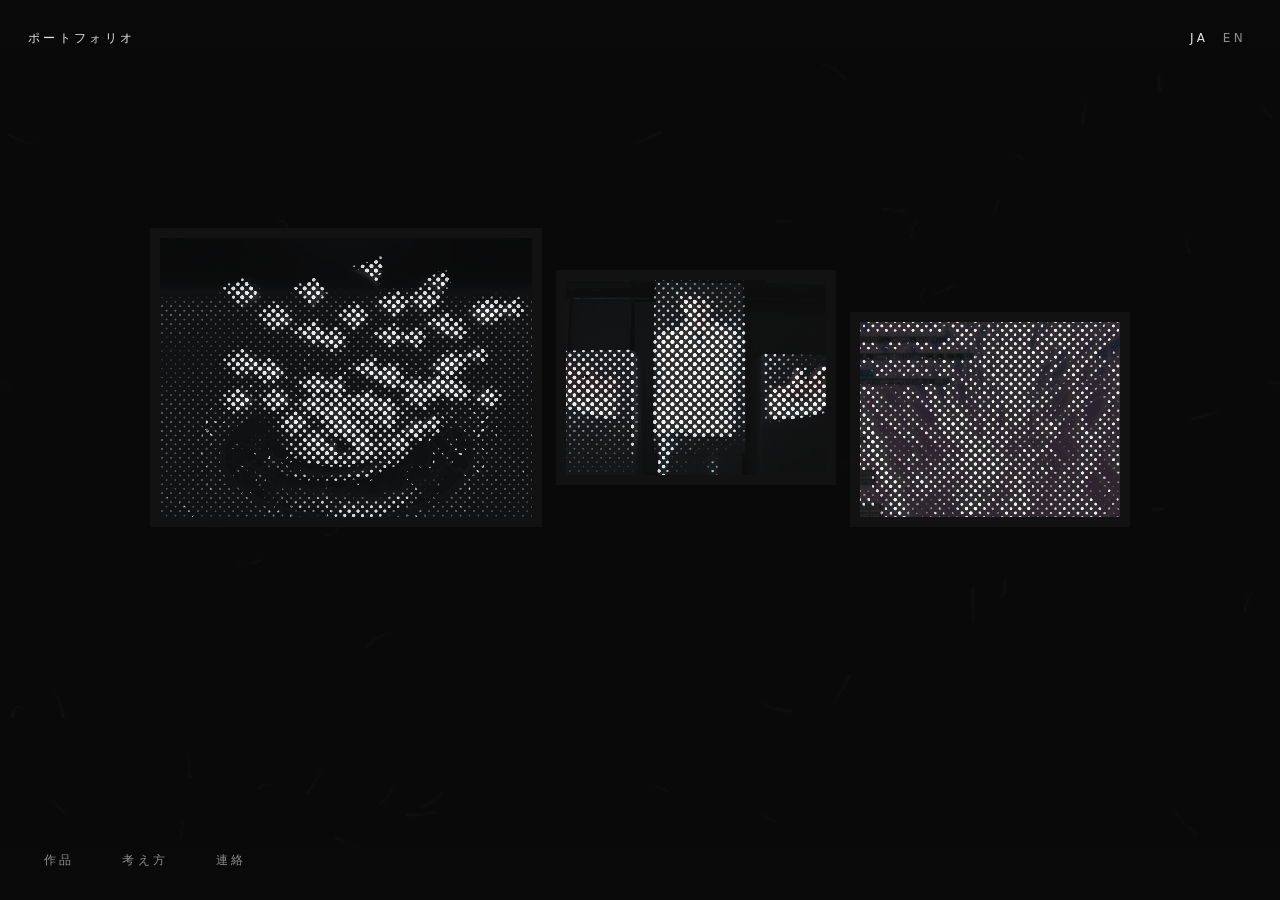
<file: index.html>
<!doctype html>
<html lang="ja" data-lang="ja">
<head>
<meta charset="utf-8">
<meta name="viewport" content="width=device-width, initial-scale=1">
<title>ポートフォリオ</title>
<meta name="title-ja" content="ポートフォリオ">
<meta name="title-en" content="Portfolio">
<meta name="robots" content="noindex">
<meta name="color-scheme" content="dark">
<link rel="icon" href="data:image/svg+xml,%3Csvg xmlns='http://www.w3.org/2000/svg' viewBox='0 0 32 32'%3E%3Crect width='32' height='32' fill='%23111'/%3E%3Ccircle cx='16' cy='16' r='4' fill='%23eee'/%3E%3C/svg%3E">
<link rel="stylesheet" href="assets/site.css">
<script>document.documentElement.classList.add("js")</script>
</head>
<body class="enter">
<canvas id="field" aria-hidden="true"></canvas>
<header class="top">
  <a class="site" href="index.html"><span class="ja">ポートフォリオ</span><span class="en">Portfolio</span></a>
  <div class="lang" role="group" aria-label="Language">
    <button type="button" data-lang="ja" aria-pressed="true">JA</button>
    <button type="button" data-lang="en" aria-pressed="false">EN</button>
  </div>
</header>
<div class="page">
<main class="entry" id="main">
  <div class="entry-inner">
    <div class="glimpses early">
      <a href="works/utakata.html"><img src="assets/img/tsukinokame-1.jpg" srcset="assets/img/tsukinokame-1-640.jpg 640w, assets/img/tsukinokame-1.jpg 1280w" sizes="(max-width: 700px) 89vw, 372px" width="1280" height="720" alt="水面の上に白い群れが立ち上がる映像の一コマ（うたかた）"></a>
      <a href="works/morphcubes.html"><img src="assets/img/morphcubes-embody.jpg" srcset="assets/img/morphcubes-embody-640.jpg 640w, assets/img/morphcubes-embody.jpg 1158w" sizes="(max-width: 700px) 48vw, 272px" width="1158" height="640" alt="背の高い白い箱に、離れた場所の人の姿が等身大で映っている（MorphCubes）"></a>
      <a href="works/tree-of-souls.html"><img src="assets/img/generative-1.jpg" srcset="assets/img/generative-1-640.jpg 640w, assets/img/generative-1.jpg 1500w" sizes="(max-width: 700px) 48vw, 272px" width="1500" height="500" alt="淡い桃色の線が束になって伸びる生成の画面と、それを描くコード"></a>
    </div>
    <div class="words late">
      <p class="line"><span class="ja">インタラクション、<br>ジェネラティブ、CG。</span><span class="en">Interactive, generative<br>and real-time graphics.</span></p>
      <p class="sub"><span class="ja">作品と、制作についてのメモをまとめています。</span><span class="en">Works, and notes on how I make them.</span></p>
    </div>
  </div>
</main>
</div>
<nav class="nav" aria-label="Site">
  <ol>
    <li><a href="works/index.html"><span class="ja">作品</span><span class="en">Works</span></a></li>
    <li><a href="thinking.html"><span class="ja">考え方</span><span class="en">Thinking</span></a></li>
    <li><a href="contact.html"><span class="ja">連絡</span><span class="en">Contact</span></a></li>
  </ol>
</nav>
<script src="assets/field.js" defer></script>
<script src="assets/site.js" defer></script>
</body>
</html>
</file>
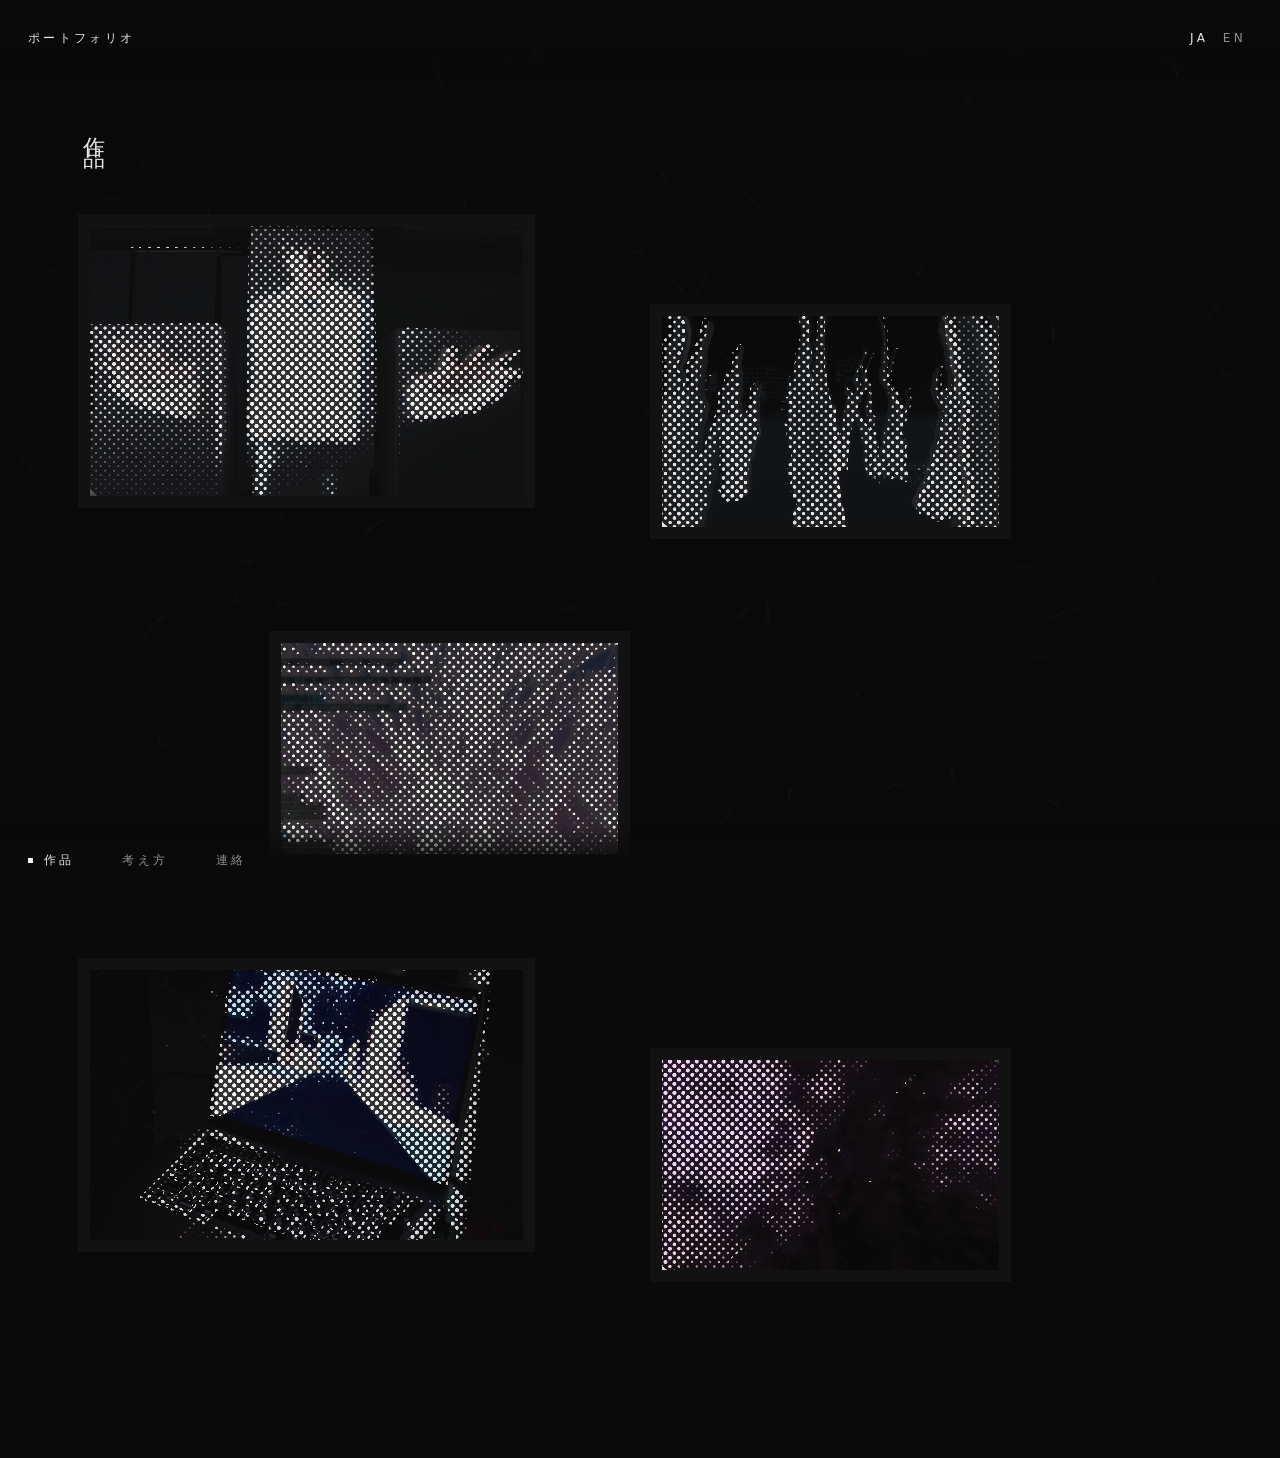
<file: works/index.html>
<!doctype html>
<html lang="ja" data-lang="ja">
<head>
<meta charset="utf-8">
<meta name="viewport" content="width=device-width, initial-scale=1">
<title>作品 — ポートフォリオ</title>
<meta name="title-ja" content="作品 — ポートフォリオ">
<meta name="title-en" content="Works — Portfolio">
<meta name="robots" content="noindex">
<meta name="color-scheme" content="dark">
<link rel="icon" href="data:image/svg+xml,%3Csvg xmlns='http://www.w3.org/2000/svg' viewBox='0 0 32 32'%3E%3Crect width='32' height='32' fill='%23111'/%3E%3Ccircle cx='16' cy='16' r='4' fill='%23eee'/%3E%3C/svg%3E">
<link rel="stylesheet" href="../assets/site.css">
<script>document.documentElement.classList.add("js")</script>
</head>
<body class="enter">
<canvas id="field" aria-hidden="true"></canvas>
<header class="top">
  <a class="site" href="../index.html"><span class="ja">ポートフォリオ</span><span class="en">Portfolio</span></a>
  <div class="lang" role="group" aria-label="Language">
    <button type="button" data-lang="ja" aria-pressed="true">JA</button>
    <button type="button" data-lang="en" aria-pressed="false">EN</button>
  </div>
</header>
<div class="page">
<main id="main">
  <div class="head">
    <h1><span class="ja">作品</span><span class="en">Works</span></h1>
    <p class="late"><span class="ja">作品名は、カーソルを合わせると表示されます。</span><span class="en">Titles appear on hover.</span></p>
  </div>
  <ul class="works" role="list" style="list-style:none;margin:0;padding:0">
    <li class="work"><a href="../works/morphcubes.html"><div class="frame"><img src="../assets/img/morphcubes-embody.jpg" srcset="../assets/img/morphcubes-embody-640.jpg 640w, ../assets/img/morphcubes-embody.jpg 1158w" sizes="(max-width: 700px) 85vw, 280px" width="1158" height="640" alt="背の高い白い箱に、離れた場所の人の姿が等身大で映っている"></div><div class="cap"><span class="t">MorphCubes</span><span class="ja">家具と投影</span><span class="en">Furniture, projection</span></div></a></li>
    <li class="work"><a href="../works/utakata.html"><div class="frame"><img src="../assets/img/tsukinokame-2.jpg" srcset="../assets/img/tsukinokame-2-640.jpg 640w, ../assets/img/tsukinokame-2.jpg 1280w" sizes="(max-width: 700px) 85vw, 280px" width="1280" height="720" alt="灰色の空間に、薄い結晶の板が何本も伸びている映像の一コマ"></div><div class="cap"><span class="t"><span class="ja">うたかた</span><span class="en">Utakata</span></span><span class="ja">Web・VJ・映像</span><span class="en">Web, VJ, moving image</span></div></a></li>
    <li class="work"><a href="../works/tree-of-souls.html"><div class="frame"><img src="../assets/img/generative-1.jpg" srcset="../assets/img/generative-1-640.jpg 640w, ../assets/img/generative-1.jpg 1500w" sizes="(max-width: 700px) 85vw, 280px" width="1500" height="500" alt="淡い桃色の線が束になって伸びる生成の画面と、それを描くコード"></div><div class="cap"><span class="t">Tree of Souls</span><span class="ja">生成（木と魂）</span><span class="en">Generative (tree and souls)</span></div></a></li>
    <li class="work"><a href="../works/generative-vj.html"><div class="frame"><img src="../assets/img/vj-1.jpg" srcset="../assets/img/vj-1-640.jpg 640w, ../assets/img/vj-1.jpg 1280w" sizes="(max-width: 700px) 85vw, 280px" width="1280" height="720" alt="暗い会場のノートパソコンの画面に、星空の下で白く光るビル群が映っている"></div><div class="cap"><span class="t">Generative VJ</span><span class="ja">VJ</span><span class="en">VJ</span></div></a></li>
    <li class="work"><a href="../works/nebula.html"><div class="frame"><img src="../assets/img/nebula.jpg" srcset="../assets/img/nebula-640.jpg 640w, ../assets/img/nebula.jpg 1280w" sizes="(max-width: 700px) 85vw, 280px" width="1280" height="720" alt="紫の雲のような星雲の中を、細かな光の筋が流れている"></div><div class="cap"><span class="t">Nebula</span><span class="ja">シェーダー</span><span class="en">Shader</span></div></a></li>
  </ul>
</main>
</div>
<nav class="nav" aria-label="Site">
  <ol>
    <li><a href="../works/index.html" aria-current="page"><span class="ja">作品</span><span class="en">Works</span></a></li>
    <li><a href="../thinking.html"><span class="ja">考え方</span><span class="en">Thinking</span></a></li>
    <li><a href="../contact.html"><span class="ja">連絡</span><span class="en">Contact</span></a></li>
  </ol>
</nav>
<script src="../assets/field.js" defer></script>
<script src="../assets/site.js" defer></script>
</body>
</html>
</file>
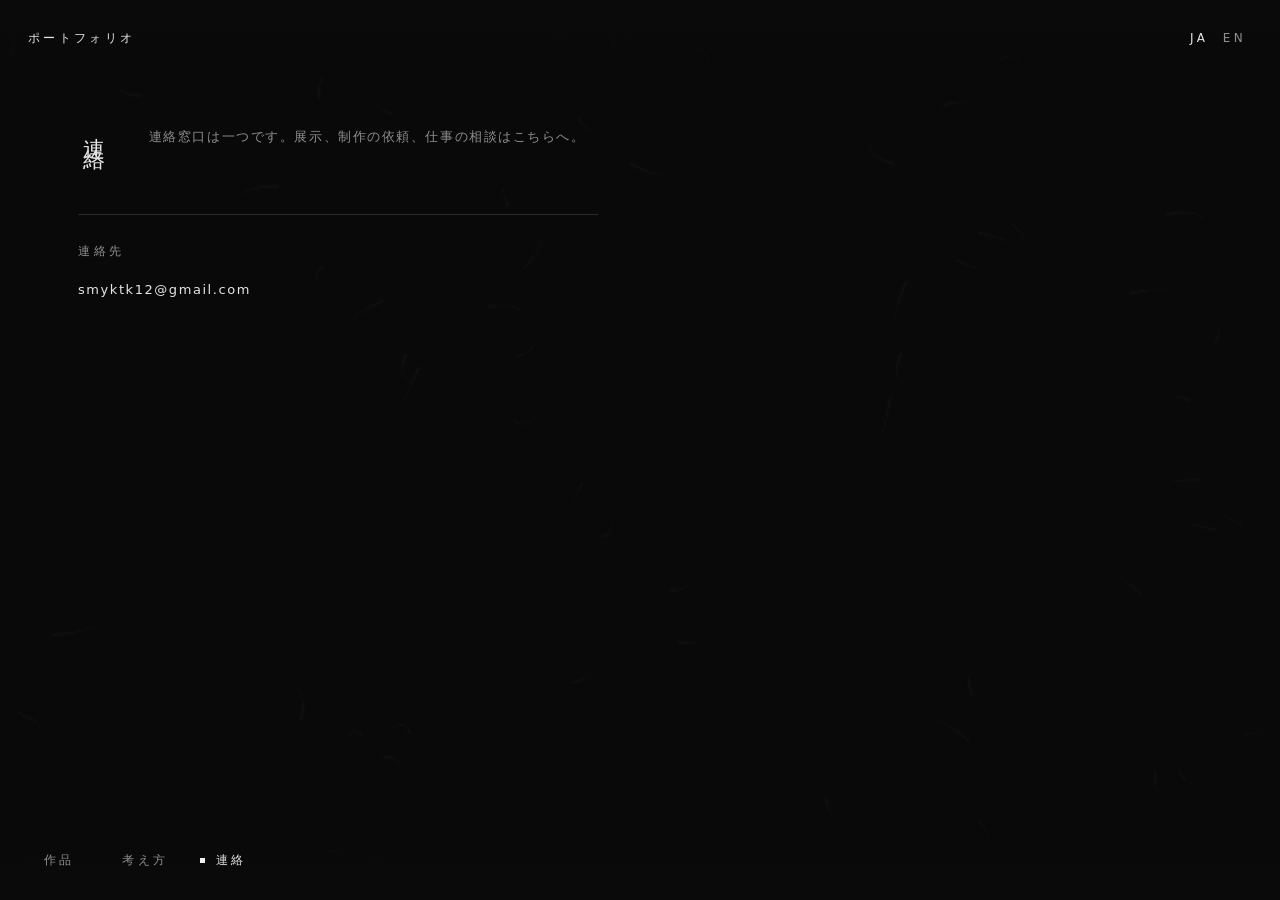
<file: contact.html>
<!doctype html>
<html lang="ja" data-lang="ja">
<head>
<meta charset="utf-8">
<meta name="viewport" content="width=device-width, initial-scale=1">
<title>連絡 — ポートフォリオ</title>
<meta name="title-ja" content="連絡 — ポートフォリオ">
<meta name="title-en" content="Contact — Portfolio">
<meta name="robots" content="noindex">
<meta name="color-scheme" content="dark">
<link rel="icon" href="data:image/svg+xml,%3Csvg xmlns='http://www.w3.org/2000/svg' viewBox='0 0 32 32'%3E%3Crect width='32' height='32' fill='%23111'/%3E%3Ccircle cx='16' cy='16' r='4' fill='%23eee'/%3E%3C/svg%3E">
<link rel="stylesheet" href="assets/site.css">
<script>document.documentElement.classList.add("js")</script>
</head>
<body class="enter">
<canvas id="field" aria-hidden="true"></canvas>
<header class="top">
  <a class="site" href="index.html"><span class="ja">ポートフォリオ</span><span class="en">Portfolio</span></a>
  <div class="lang" role="group" aria-label="Language">
    <button type="button" data-lang="ja" aria-pressed="true">JA</button>
    <button type="button" data-lang="en" aria-pressed="false">EN</button>
  </div>
</header>
<div class="page">
<main id="main">
  <div class="head">
    <h1><span class="ja">連絡</span><span class="en">Contact</span></h1>
    <p><span class="ja">連絡窓口は一つです。展示、制作の依頼、仕事の相談はこちらへ。</span><span class="en">There is a single contact point for exhibitions, commissions and work inquiries.</span></p>
  </div>
  <div class="contact">
    <section>
      <h2><span class="ja">連絡先</span><span class="en">Address</span></h2>
      <p><a href="mailto:smyktk12@gmail.com">smyktk12@gmail.com</a></p>
    </section>
  </div>
</main>
</div>
<nav class="nav" aria-label="Site">
  <ol>
    <li><a href="works/index.html"><span class="ja">作品</span><span class="en">Works</span></a></li>
    <li><a href="thinking.html"><span class="ja">考え方</span><span class="en">Thinking</span></a></li>
    <li><a href="contact.html" aria-current="page"><span class="ja">連絡</span><span class="en">Contact</span></a></li>
  </ol>
</nav>
<script src="assets/field.js" defer></script>
<script src="assets/site.js" defer></script>
</body>
</html>
</file>
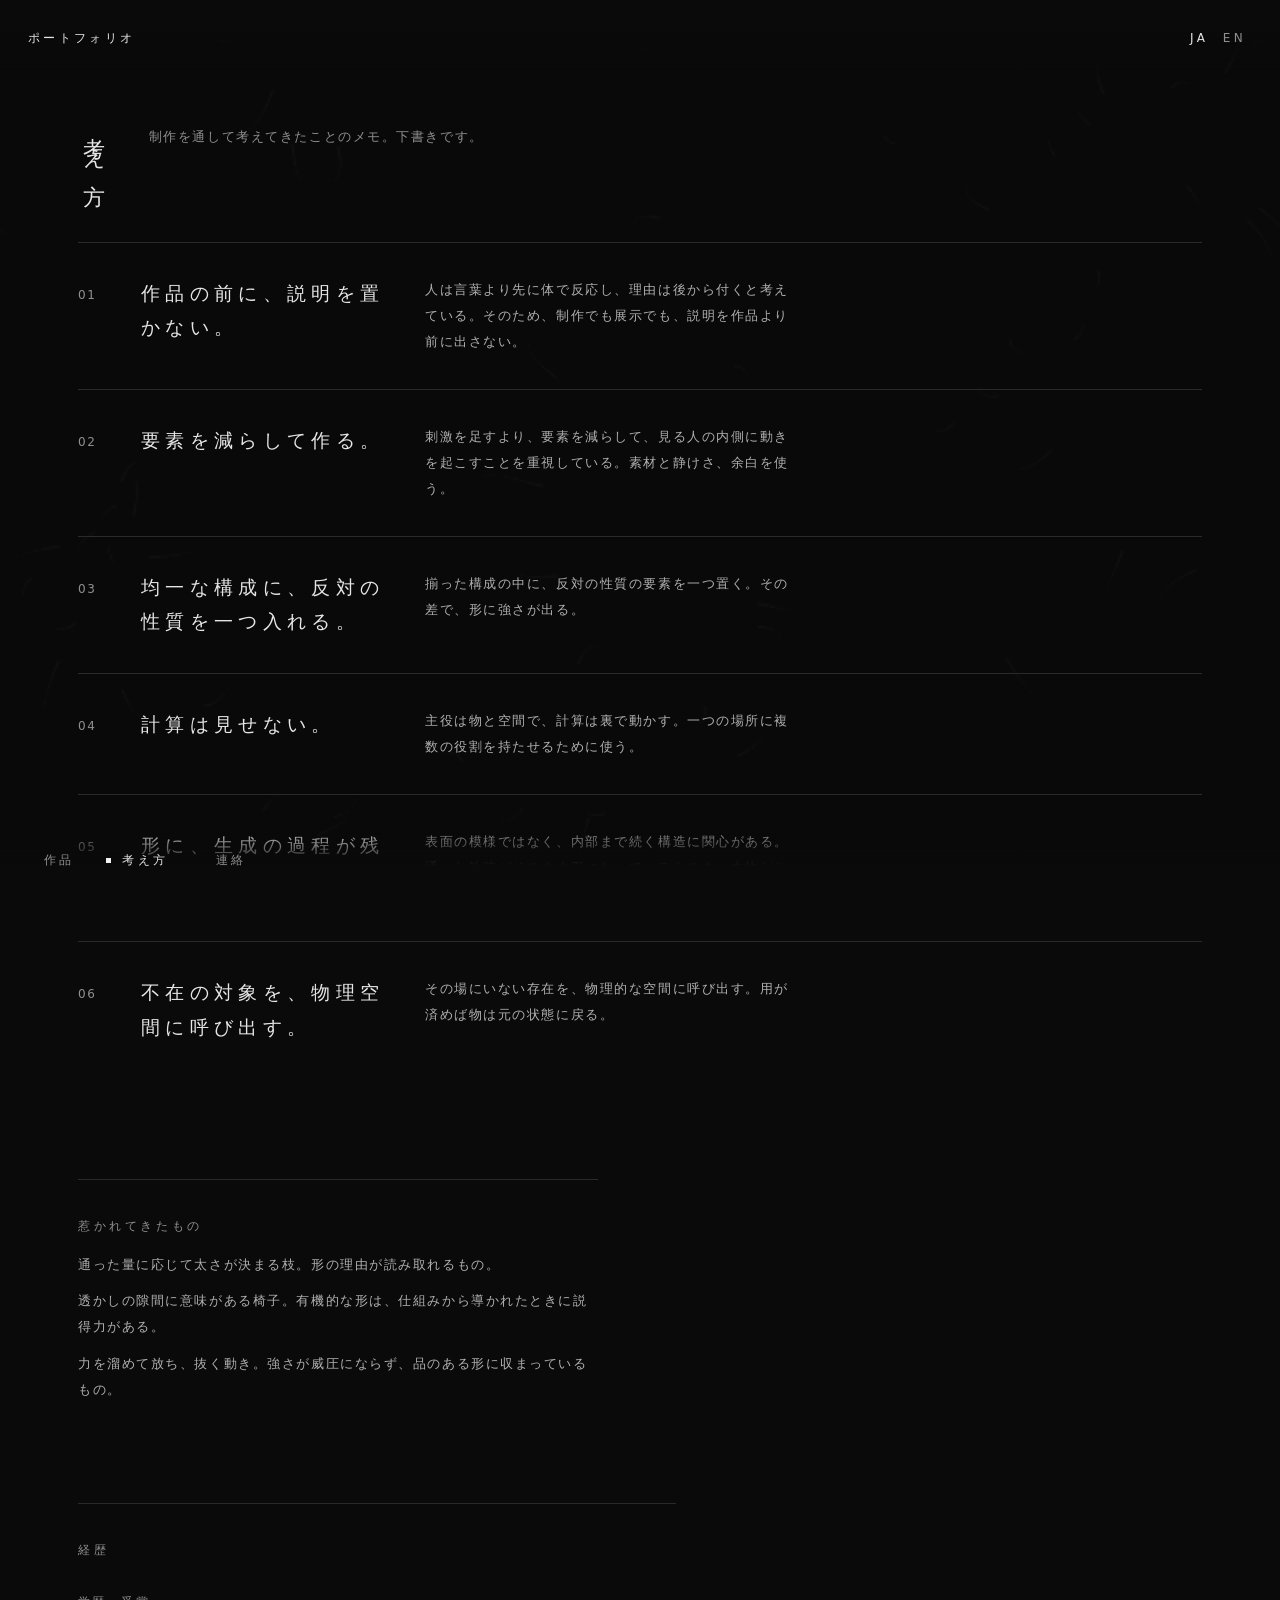
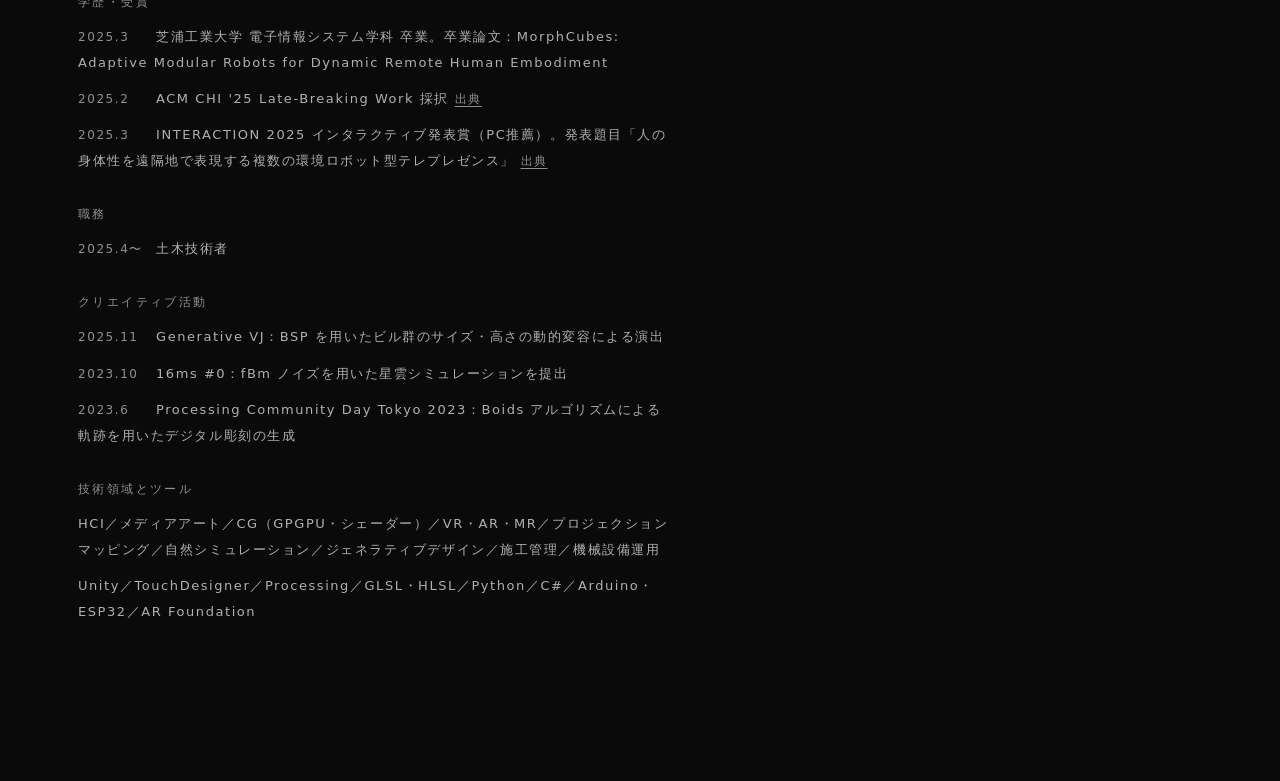
<file: thinking.html>
<!doctype html>
<html lang="ja" data-lang="ja">
<head>
<meta charset="utf-8">
<meta name="viewport" content="width=device-width, initial-scale=1">
<title>考え方 — ポートフォリオ</title>
<meta name="title-ja" content="考え方 — ポートフォリオ">
<meta name="title-en" content="Thinking — Portfolio">
<meta name="robots" content="noindex">
<meta name="color-scheme" content="dark">
<link rel="icon" href="data:image/svg+xml,%3Csvg xmlns='http://www.w3.org/2000/svg' viewBox='0 0 32 32'%3E%3Crect width='32' height='32' fill='%23111'/%3E%3Ccircle cx='16' cy='16' r='4' fill='%23eee'/%3E%3C/svg%3E">
<link rel="stylesheet" href="assets/site.css">
<script>document.documentElement.classList.add("js")</script>
</head>
<body class="enter">
<canvas id="field" aria-hidden="true"></canvas>
<header class="top">
  <a class="site" href="index.html"><span class="ja">ポートフォリオ</span><span class="en">Portfolio</span></a>
  <div class="lang" role="group" aria-label="Language">
    <button type="button" data-lang="ja" aria-pressed="true">JA</button>
    <button type="button" data-lang="en" aria-pressed="false">EN</button>
  </div>
</header>
<div class="page">
<main id="main">
  <div class="head">
    <h1><span class="ja">考え方</span><span class="en">Thinking</span></h1>
    <p><span class="ja">制作を通して考えてきたことのメモ。下書きです。</span><span class="en">Notes on what I have been thinking while making. A draft.</span></p>
  </div>
  <ol class="notes">
    <li><p class="line"><span class="ja">作品の前に、説明を置かない。</span><span class="en">No explanation in front of the work.</span></p><p class="sub"><span class="ja">人は言葉より先に体で反応し、理由は後から付くと考えている。そのため、制作でも展示でも、説明を作品より前に出さない。</span><span class="en">I think people react bodily first and find reasons afterwards. So, in making and in showing, explanation does not come before the work.</span></p></li>
    <li><p class="line"><span class="ja">要素を減らして作る。</span><span class="en">Make by reducing.</span></p><p class="sub"><span class="ja">刺激を足すより、要素を減らして、見る人の内側に動きを起こすことを重視している。素材と静けさ、余白を使う。</span><span class="en">I put more weight on reducing elements to stir something inside the viewer than on adding stimulus. I work with material, quiet and empty space.</span></p></li>
    <li><p class="line"><span class="ja">均一な構成に、反対の性質を一つ入れる。</span><span class="en">Add one opposing element to an even composition.</span></p><p class="sub"><span class="ja">揃った構成の中に、反対の性質の要素を一つ置く。その差で、形に強さが出る。</span><span class="en">I place a single element of the opposite character in an even arrangement. The contrast gives the form its strength.</span></p></li>
    <li><p class="line"><span class="ja">計算は見せない。</span><span class="en">Keep the computation out of sight.</span></p><p class="sub"><span class="ja">主役は物と空間で、計算は裏で動かす。一つの場所に複数の役割を持たせるために使う。</span><span class="en">Objects and space lead; the computation runs behind them. I use it to let one place take on several roles.</span></p></li>
    <li><p class="line"><span class="ja">形に、生成の過程が残っている。</span><span class="en">Form that keeps its process of generation.</span></p><p class="sub"><span class="ja">表面の模様ではなく、内部まで続く構造に関心がある。通った軌跡がそのまま形になっているものを、本物だと感じる。</span><span class="en">I care about structure that runs through the inside, not a pattern on the surface. I find something real in forms where the traces of passage have become the shape.</span></p></li>
    <li><p class="line"><span class="ja">不在の対象を、物理空間に呼び出す。</span><span class="en">Call an absent presence into physical space.</span></p><p class="sub"><span class="ja">その場にいない存在を、物理的な空間に呼び出す。用が済めば物は元の状態に戻る。</span><span class="en">I call a presence that is not there into a physical space. Once it is done, the object returns to its original state.</span></p></li>
  </ol>
  <section class="refs">
    <h2><span class="ja">惹かれてきたもの</span><span class="en">What I keep returning to</span></h2>
    <ul>
      <li><span class="ja">通った量に応じて太さが決まる枝。形の理由が読み取れるもの。</span><span class="en">Branches whose thickness follows the amount that has passed through. Form whose reason can be read. <i class="draft">(draft)</i></span></li>
      <li><span class="ja">透かしの隙間に意味がある椅子。有機的な形は、仕組みから導かれたときに説得力がある。</span><span class="en">A chair whose openwork gaps carry meaning. Organic form is most convincing when it follows from a mechanism. <i class="draft">(draft)</i></span></li>
      <li><span class="ja">力を溜めて放ち、抜く動き。強さが威圧にならず、品のある形に収まっているもの。</span><span class="en">A movement of gathering, releasing and letting go; strength that settles into a graceful form rather than intimidating. <i class="draft">(draft)</i></span></li>
    </ul>
  </section>
  <section class="blank">
    <h2><span class="ja">経歴</span><span class="en">Biography</span></h2>
    <h3><span class="ja">学歴・受賞</span><span class="en">Education and awards</span></h3>
    <ul class="bio">
      <li><span class="d">2025.3</span><span class="ja">芝浦工業大学 電子情報システム学科 卒業。卒業論文：MorphCubes: Adaptive Modular Robots for Dynamic Remote Human Embodiment</span><span class="en">Graduated from Shibaura Institute of Technology, Department of Electronic Information Systems. Thesis: MorphCubes: Adaptive Modular Robots for Dynamic Remote Human Embodiment. <i class="draft">(draft)</i></span></li>
      <li><span class="d">2025.2</span><span class="ja">ACM CHI '25 Late-Breaking Work 採択</span><span class="en">Accepted to ACM CHI '25 Late-Breaking Work. <i class="draft">(draft)</i></span> <span class="src"><a href="https://dl.acm.org/doi/10.1145/3706599.3720114" rel="noopener">出典</a></span></li>
      <li><span class="d">2025.3</span><span class="ja">INTERACTION 2025 インタラクティブ発表賞（PC推薦）。発表題目「人の身体性を遠隔地で表現する複数の環境ロボット型テレプレゼンス」</span><span class="en">INTERACTION 2025, Interactive Presentation Award (PC recommendation). <i class="draft">(draft)</i></span> <span class="src"><a href="https://www.shibaura-it.ac.jp/headline/award/20250314_7070_002_1.html" rel="noopener">出典</a></span></li>
    </ul>
    <h3><span class="ja">職務</span><span class="en">Work</span></h3>
    <ul class="bio">
      <li><span class="d">2025.4〜</span><span class="ja">土木技術者</span><span class="en">Civil engineer. <i class="draft">(draft)</i></span></li>
    </ul>
    <h3><span class="ja">クリエイティブ活動</span><span class="en">Creative work</span></h3>
    <ul class="bio">
      <li><span class="d">2025.11</span><span class="ja">Generative VJ：BSP を用いたビル群のサイズ・高さの動的変容による演出</span><span class="en">Generative VJ: a performance using BSP, with the size and height of building clusters changing dynamically. <i class="draft">(draft)</i></span></li>
      <li><span class="d">2023.10</span><span class="ja">16ms #0：fBm ノイズを用いた星雲シミュレーションを提出</span><span class="en">16ms #0: submitted a nebula simulation using fBm noise. <i class="draft">(draft)</i></span></li>
      <li><span class="d">2023.6</span><span class="ja">Processing Community Day Tokyo 2023：Boids アルゴリズムによる軌跡を用いたデジタル彫刻の生成</span><span class="en">Processing Community Day Tokyo 2023: digital sculpture generated from trails of the Boids algorithm. <i class="draft">(draft)</i></span></li>
    </ul>
    <h3><span class="ja">技術領域とツール</span><span class="en">Fields and tools</span></h3>
    <ul class="bio">
      <li><span class="ja">HCI／メディアアート／CG（GPGPU・シェーダー）／VR・AR・MR／プロジェクションマッピング／自然シミュレーション／ジェネラティブデザイン／施工管理／機械設備運用</span><span class="en">HCI / media art / CG (GPGPU, shaders) / VR, AR, MR / projection mapping / natural simulation / generative design / construction management / mechanical equipment operation <i class="draft">(draft)</i></span></li>
      <li><span class="ja">Unity／TouchDesigner／Processing／GLSL・HLSL／Python／C#／Arduino・ESP32／AR Foundation</span><span class="en">Unity / TouchDesigner / Processing / GLSL, HLSL / Python / C# / Arduino, ESP32 / AR Foundation</span></li>
    </ul>
  </section>
</main>
</div>
<nav class="nav" aria-label="Site">
  <ol>
    <li><a href="works/index.html"><span class="ja">作品</span><span class="en">Works</span></a></li>
    <li><a href="thinking.html" aria-current="page"><span class="ja">考え方</span><span class="en">Thinking</span></a></li>
    <li><a href="contact.html"><span class="ja">連絡</span><span class="en">Contact</span></a></li>
  </ol>
</nav>
<script src="assets/field.js" defer></script>
<script src="assets/site.js" defer></script>
</body>
</html>
</file>
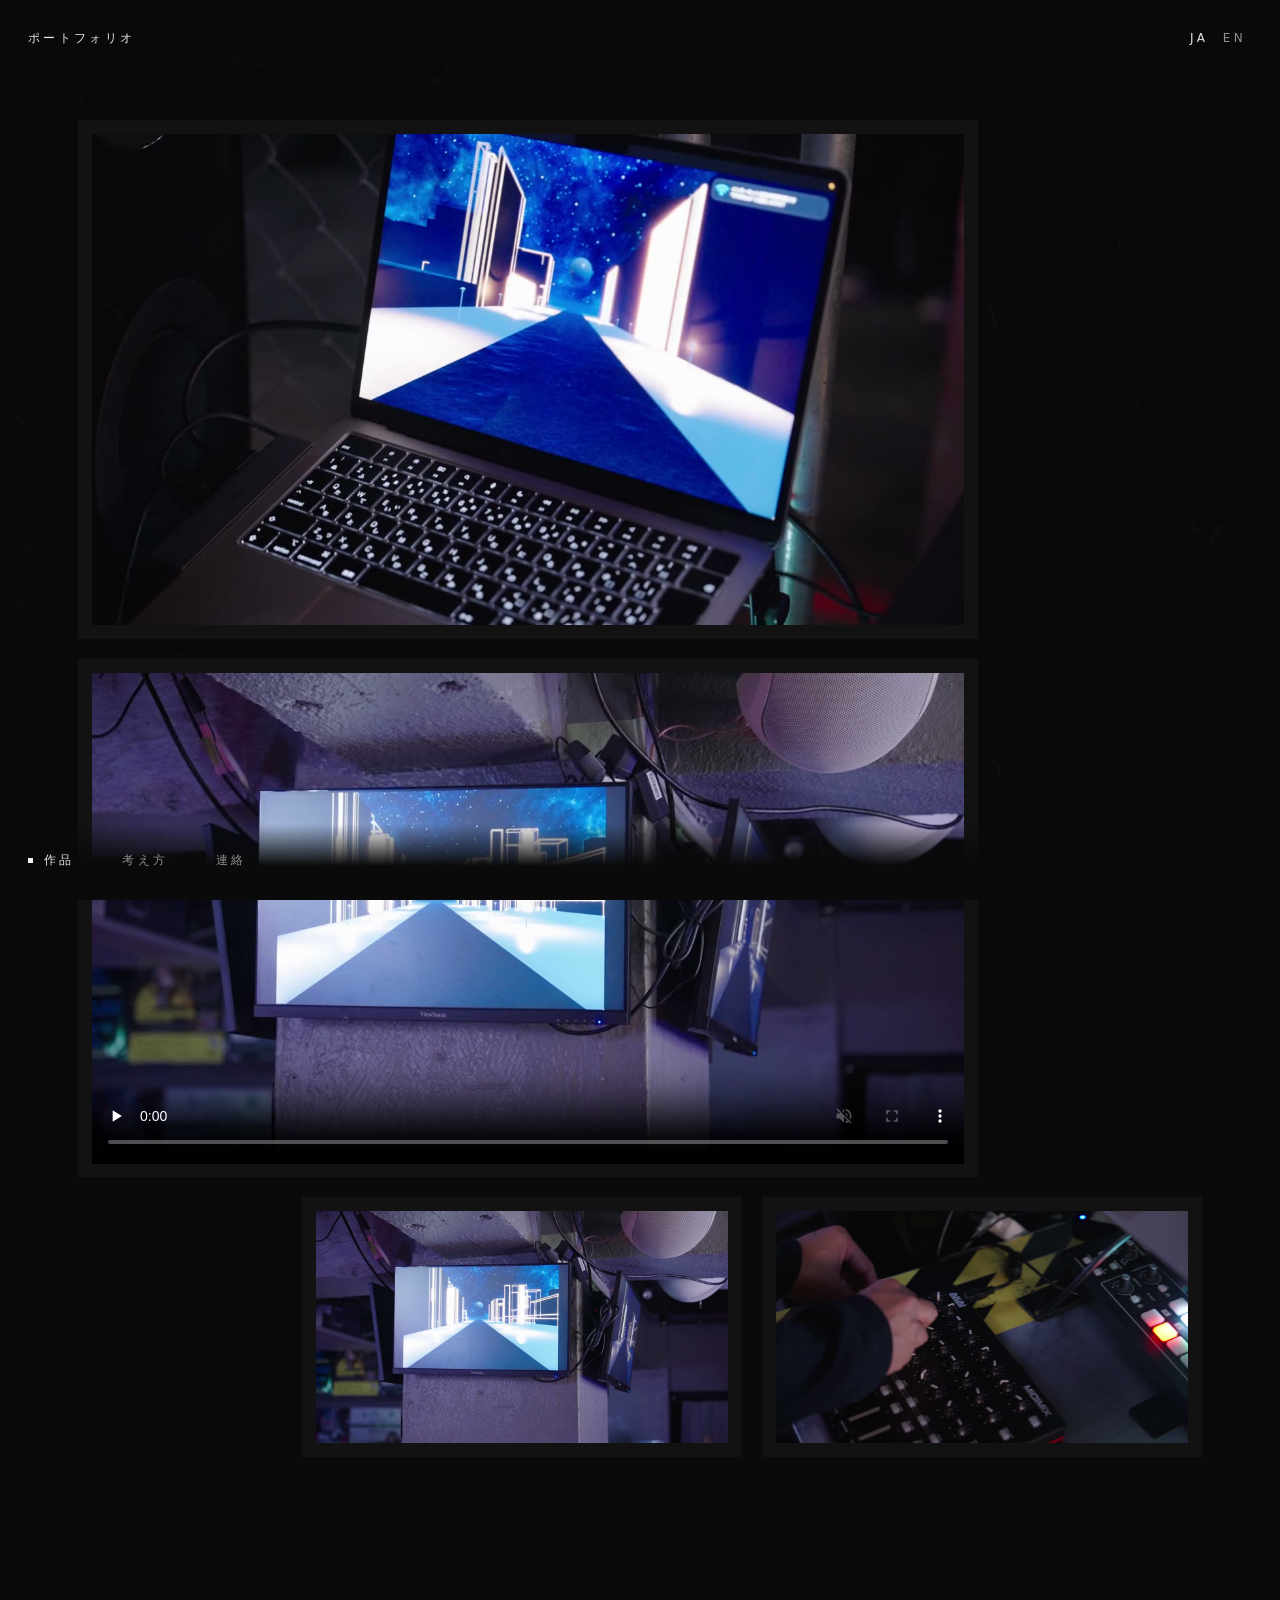
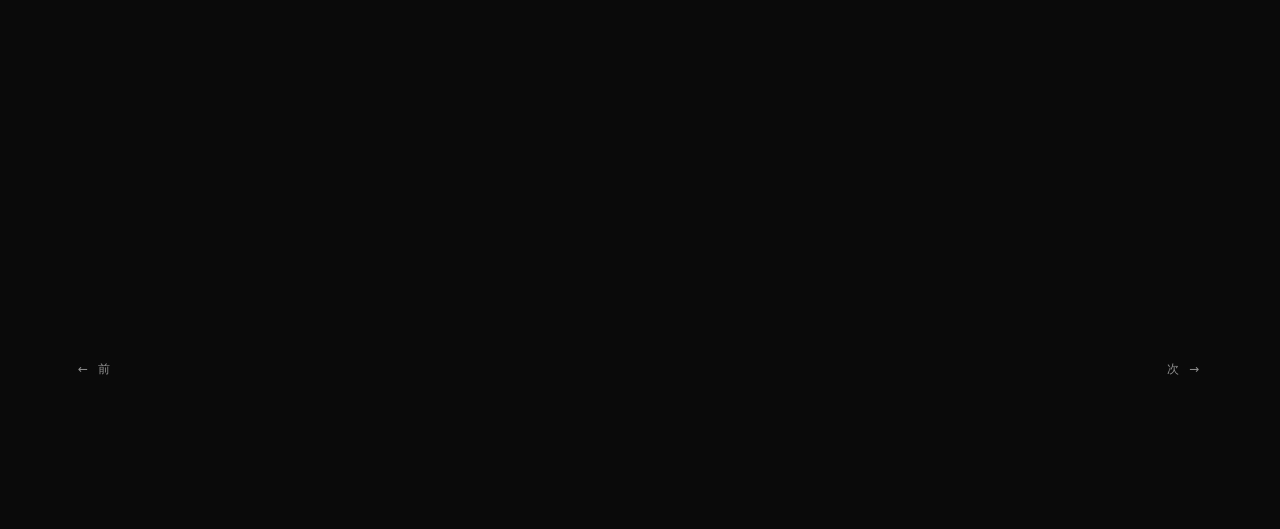
<file: works/generative-vj.html>
<!doctype html>
<html lang="ja" data-lang="ja">
<head>
<meta charset="utf-8">
<meta name="viewport" content="width=device-width, initial-scale=1">
<title>Generative VJ — ポートフォリオ</title>
<meta name="title-ja" content="Generative VJ — ポートフォリオ">
<meta name="title-en" content="Generative VJ — Portfolio">
<meta name="robots" content="noindex">
<meta name="color-scheme" content="dark">
<link rel="icon" href="data:image/svg+xml,%3Csvg xmlns='http://www.w3.org/2000/svg' viewBox='0 0 32 32'%3E%3Crect width='32' height='32' fill='%23111'/%3E%3Ccircle cx='16' cy='16' r='4' fill='%23eee'/%3E%3C/svg%3E">
<link rel="stylesheet" href="../assets/site.css">
<script>document.documentElement.classList.add("js")</script>
</head>
<body class="enter">
<canvas id="field" aria-hidden="true"></canvas>
<header class="top">
  <a class="site" href="../index.html"><span class="ja">ポートフォリオ</span><span class="en">Portfolio</span></a>
  <div class="lang" role="group" aria-label="Language">
    <button type="button" data-lang="ja" aria-pressed="true">JA</button>
    <button type="button" data-lang="en" aria-pressed="false">EN</button>
  </div>
</header>
<div class="page">
<main id="main">
  <div class="piece-figs">
    <figure class="main"><img src="../assets/img/vj-1.jpg" width="1280" height="720" alt="暗い会場のノートパソコンの画面に、星空の下で白く光るビル群と、奥へ伸びる道が映っている"></figure>
    <figure class="main"><video src="../assets/video/generative-vj-720.mp4" poster="../assets/img/vj-2.jpg" width="1280" height="720" controls muted loop playsinline preload="none" aria-label="会場で VJ を操作するようすと、モニターに映る映像（音なし・約30秒）"></video></figure>
    <div class="pair">
      <figure><img src="../assets/img/vj-2.jpg" width="1280" height="720" alt="柱に付けたモニターに、白い線のビル群と星空が映っている" loading="lazy"></figure>
      <figure><img src="../assets/img/vj-3.jpg" width="1280" height="720" alt="MIDI コントローラーのつまみを回す手" loading="lazy"></figure>
    </div>
  </div>
  <div class="piece-text late">
    <h1>Generative VJ</h1>
    <div>
      <dl>
        <dt><span class="ja">年</span><span class="en">Year</span></dt><dd>2025</dd>
        <dt><span class="ja">かたち</span><span class="en">Form</span></dt><dd><span class="ja">VJ（Unity HDRP、MIDI コントローラー）</span><span class="en">VJ (Unity HDRP, MIDI controller)</span></dd>
        <dt><span class="ja">発表</span><span class="en">Shown at</span></dt><dd class="src"><span class="ja">draw();「放課後ジェネラティ部 #4」（2025年11月27日）。Visual：Ariake 名義</span><span class="en">draw(); "Houkago Generative Club #4" (27 November 2025), as Ariake (visual)</span><br><a href="https://function-draw.com" rel="noopener">draw();</a></dd>
        <dt><span class="ja">リンク</span><span class="en">Link</span></dt><dd class="src"><a href="https://www.youtube.com/watch?v=R8c0UuTo-rM" rel="noopener">YouTube（イベントのダイジェスト）</a><br><a href="https://github.com/yukitakaGrid/reflaming_hdrp_vj" rel="noopener">GitHub</a></dd>
      </dl>
      <p><span class="ja">BSP（空間の分割）で並べたビル群の、サイズと高さを演奏に合わせて動的に変える演出。</span><span class="en">A performance in which building clusters laid out by BSP (binary space partitioning) change their size and height dynamically with the music. <i class="draft">(draft)</i></span></p>
    </div>
  </div>
  <div class="pager"><a href="../works/tree-of-souls.html"><span class="ja">← 前</span><span class="en">← Prev</span></a><a href="../works/nebula.html"><span class="ja">次 →</span><span class="en">Next →</span></a></div>
</main>
</div>
<nav class="nav" aria-label="Site">
  <ol>
    <li><a href="../works/index.html" aria-current="page"><span class="ja">作品</span><span class="en">Works</span></a></li>
    <li><a href="../thinking.html"><span class="ja">考え方</span><span class="en">Thinking</span></a></li>
    <li><a href="../contact.html"><span class="ja">連絡</span><span class="en">Contact</span></a></li>
  </ol>
</nav>
<script src="../assets/field.js" defer></script>
<script src="../assets/site.js" defer></script>
</body>
</html>
</file>
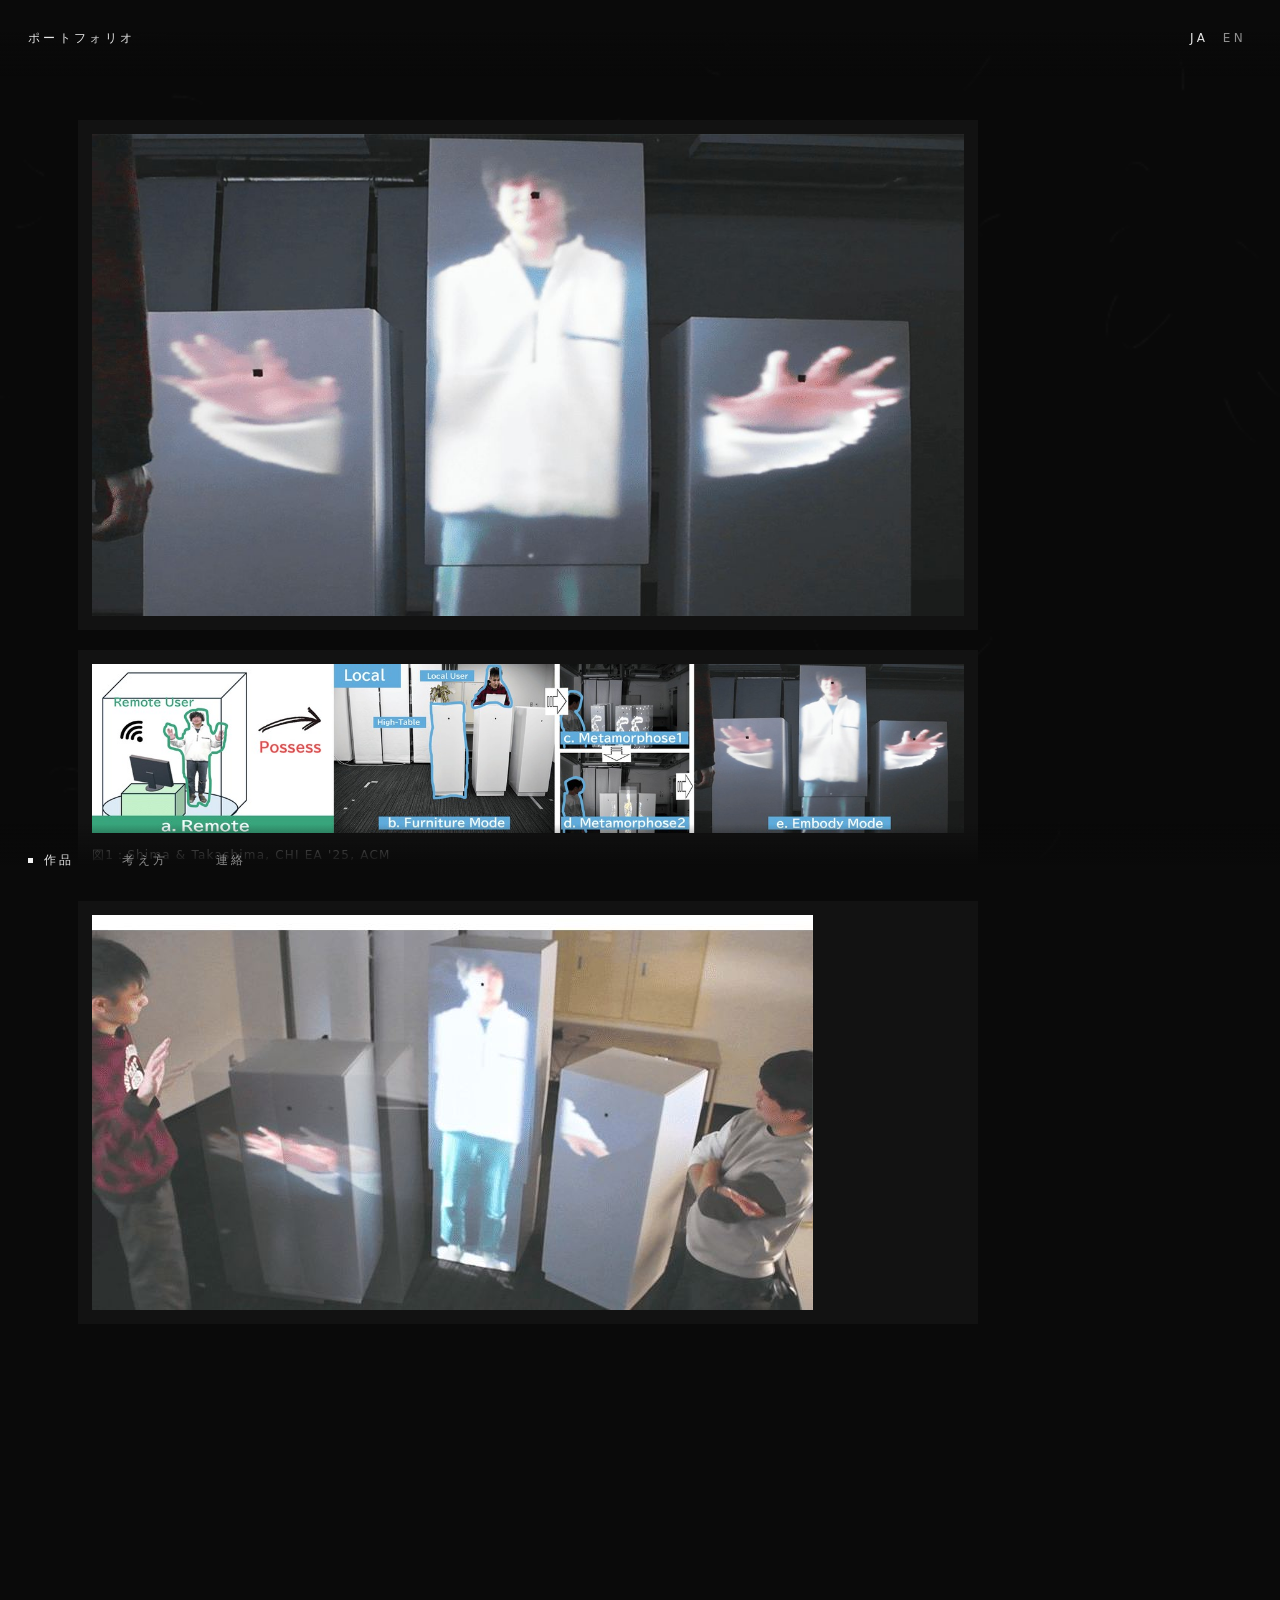
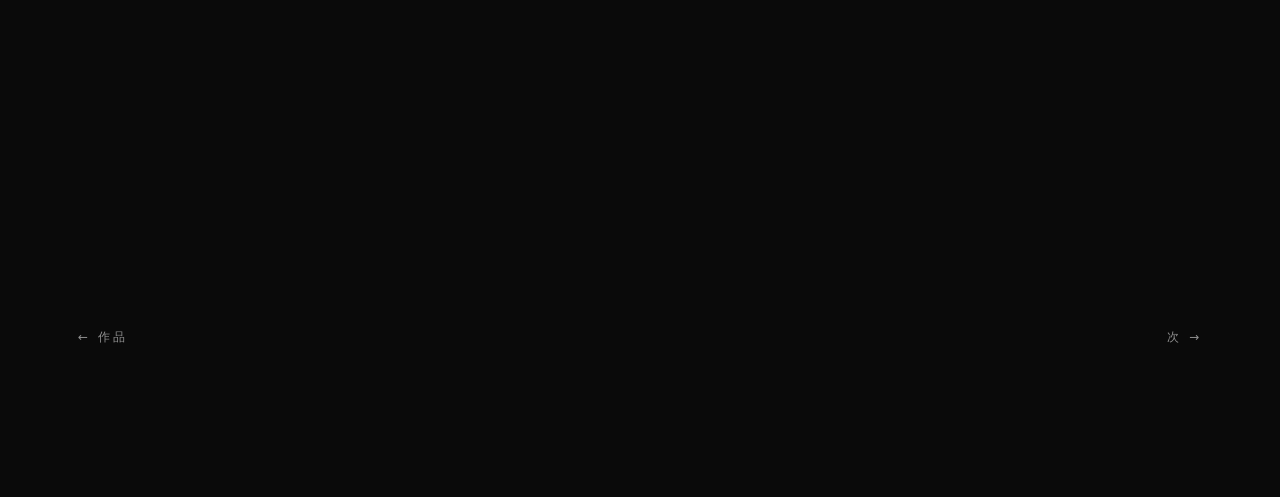
<file: works/morphcubes.html>
<!doctype html>
<html lang="ja" data-lang="ja">
<head>
<meta charset="utf-8">
<meta name="viewport" content="width=device-width, initial-scale=1">
<title>MorphCubes — ポートフォリオ</title>
<meta name="title-ja" content="MorphCubes — ポートフォリオ">
<meta name="title-en" content="MorphCubes — Portfolio">
<meta name="robots" content="noindex">
<meta name="color-scheme" content="dark">
<link rel="icon" href="data:image/svg+xml,%3Csvg xmlns='http://www.w3.org/2000/svg' viewBox='0 0 32 32'%3E%3Crect width='32' height='32' fill='%23111'/%3E%3Ccircle cx='16' cy='16' r='4' fill='%23eee'/%3E%3C/svg%3E">
<link rel="stylesheet" href="../assets/site.css">
<script>document.documentElement.classList.add("js")</script>
</head>
<body class="enter">
<canvas id="field" aria-hidden="true"></canvas>
<header class="top">
  <a class="site" href="../index.html"><span class="ja">ポートフォリオ</span><span class="en">Portfolio</span></a>
  <div class="lang" role="group" aria-label="Language">
    <button type="button" data-lang="ja" aria-pressed="true">JA</button>
    <button type="button" data-lang="en" aria-pressed="false">EN</button>
  </div>
</header>
<div class="page">
<main id="main">
  <div class="piece-figs">
    <figure class="main"><img src="../assets/img/morphcubes-embody.jpg" width="1158" height="640" alt="背の高い白い箱に、離れた場所の人の姿と手が等身大で映っている"></figure>
    <figure class="main"><img src="../assets/img/morphcubes-fig1.jpg" width="1400" height="271" alt="論文の図1。(a) 離れた場所の人、(b) 家具の状態、(c・d) 変形の途中、(e) 人の姿と手を映す状態" loading="lazy"><figcaption><span class="ja">図1：Shima &amp; Takashima, CHI EA '25, ACM</span><span class="en">Figure 1: Shima &amp; Takashima, CHI EA '25, ACM</span></figcaption></figure>
    <figure class="main"><img src="../assets/img/morphcubes-group.jpg" width="721" height="395" alt="部屋に並んだ白い箱。一つに人の全身が映り、そばに人が立っている" loading="lazy"></figure>
  </div>
  <div class="piece-text late">
    <h1>MorphCubes</h1>
    <div>
      <dl>
        <dt><span class="ja">年</span><span class="en">Year</span></dt><dd>2025</dd>
        <dt><span class="ja">かたち</span><span class="en">Form</span></dt><dd><span class="ja">形状が変わる家具、投影</span><span class="en">Shape-changing furniture, projection</span></dd>
        <dt><span class="ja">発表</span><span class="en">Shown at</span></dt><dd class="src"><span class="ja">論文「MorphCubes: Adaptive Modular Robots for Dynamic Remote Human Embodiment」（Shima &amp; Takashima、2025年）</span><span class="en">Paper "MorphCubes: Adaptive Modular Robots for Dynamic Remote Human Embodiment" (Shima &amp; Takashima, 2025)</span><br><a href="https://dl.acm.org/doi/10.1145/3706599.3720114" rel="noopener">CHI EA '25 (Late-Breaking Work), Yokohama, ACM</a><br><a href="https://www.shibaura-it.ac.jp/headline/award/20250314_7070_002_1.html" rel="noopener"><span class="ja">インタラクション2025 インタラクティブ発表賞（PC推薦）</span><span class="en">Interaction 2025, Interactive Presentation Award (PC recommendation)</span></a> <i class="draft">(draft)</i></dd>
      </dl>
      <p><span class="ja">遠隔地の人の身体性を、部屋の中の家具型ロボットで表現する。</span><span class="en">Expressing a remote person's bodily presence through furniture-like robots in a room.</span></p>
      <p><span class="ja">普段は机の高さの箱として置かれ、通話時に人の背丈まで伸びて、その人の姿と手を映す。用が済むと家具に戻る。</span><span class="en">Normally a box at table height, it extends to a person's height during a call and shows that person's figure and hands. When the call ends, it returns to being furniture.</span></p>
      <p><span class="ja">ロボット側が変形することで、一つの物に複数の役割を持たせている。</span><span class="en">By changing the robot's shape, one object takes on several roles.</span></p>
    </div>
  </div>
  <div class="pager"><a href="../works/index.html"><span class="ja">← 作品</span><span class="en">← Works</span></a><a href="../works/utakata.html"><span class="ja">次 →</span><span class="en">Next →</span></a></div>
</main>
</div>
<nav class="nav" aria-label="Site">
  <ol>
    <li><a href="../works/index.html" aria-current="page"><span class="ja">作品</span><span class="en">Works</span></a></li>
    <li><a href="../thinking.html"><span class="ja">考え方</span><span class="en">Thinking</span></a></li>
    <li><a href="../contact.html"><span class="ja">連絡</span><span class="en">Contact</span></a></li>
  </ol>
</nav>
<script src="../assets/field.js" defer></script>
<script src="../assets/site.js" defer></script>
</body>
</html>
</file>
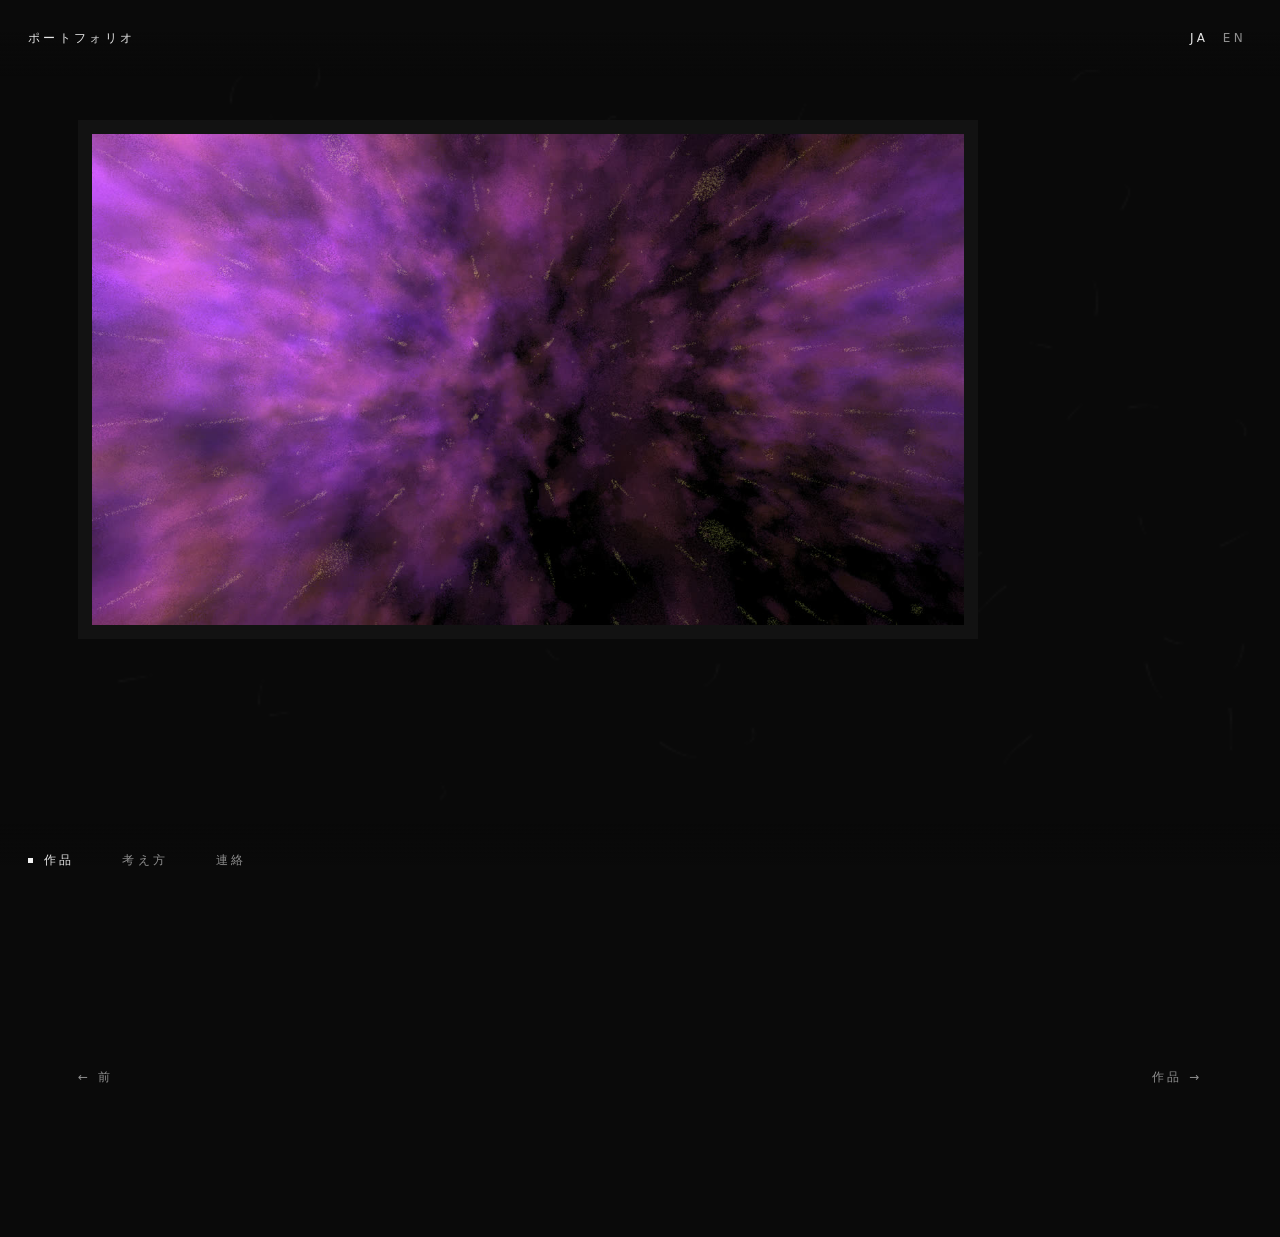
<file: works/nebula.html>
<!doctype html>
<html lang="ja" data-lang="ja">
<head>
<meta charset="utf-8">
<meta name="viewport" content="width=device-width, initial-scale=1">
<title>Nebula — ポートフォリオ</title>
<meta name="title-ja" content="Nebula — ポートフォリオ">
<meta name="title-en" content="Nebula — Portfolio">
<meta name="robots" content="noindex">
<meta name="color-scheme" content="dark">
<link rel="icon" href="data:image/svg+xml,%3Csvg xmlns='http://www.w3.org/2000/svg' viewBox='0 0 32 32'%3E%3Crect width='32' height='32' fill='%23111'/%3E%3Ccircle cx='16' cy='16' r='4' fill='%23eee'/%3E%3C/svg%3E">
<link rel="stylesheet" href="../assets/site.css">
<script>document.documentElement.classList.add("js")</script>
</head>
<body class="enter">
<canvas id="field" aria-hidden="true"></canvas>
<header class="top">
  <a class="site" href="../index.html"><span class="ja">ポートフォリオ</span><span class="en">Portfolio</span></a>
  <div class="lang" role="group" aria-label="Language">
    <button type="button" data-lang="ja" aria-pressed="true">JA</button>
    <button type="button" data-lang="en" aria-pressed="false">EN</button>
  </div>
</header>
<div class="page">
<main id="main">
  <div class="piece-figs">
    <figure class="main"><img src="../assets/img/nebula.jpg" width="1280" height="720" alt="紫の雲のような星雲の中を、細かな光の筋が放射状に流れている"></figure>
  </div>
  <div class="piece-text late">
    <h1>Nebula</h1>
    <div>
      <dl>
        <dt><span class="ja">年</span><span class="en">Year</span></dt><dd>2023</dd>
        <dt><span class="ja">かたち</span><span class="en">Form</span></dt><dd><span class="ja">GLSL（シェーダー）</span><span class="en">GLSL (shader)</span></dd>
        <dt><span class="ja">発表</span><span class="en">Shown at</span></dt><dd class="src"><span class="ja">16ms #0（GLSL Graphics Compo、2023年10月）</span><span class="en">16ms #0 (GLSL Graphics Compo, October 2023)</span><br><a href="https://16ms.tokyodemofest.jp" rel="noopener">16ms</a></dd>
        <dt><span class="ja">リンク</span><span class="en">Link</span></dt><dd class="src"><a href="https://www.neort.io/art/ckqhoqkn70rtc72b3ia0" rel="noopener">neort</a></dd>
      </dl>
      <p><span class="ja">fBm ノイズによる星雲のシミュレーション。</span><span class="en">A nebula simulation using fBm noise. <i class="draft">(draft)</i></span></p>
    </div>
  </div>
  <div class="pager"><a href="../works/generative-vj.html"><span class="ja">← 前</span><span class="en">← Prev</span></a><a href="../works/index.html"><span class="ja">作品 →</span><span class="en">Works →</span></a></div>
</main>
</div>
<nav class="nav" aria-label="Site">
  <ol>
    <li><a href="../works/index.html" aria-current="page"><span class="ja">作品</span><span class="en">Works</span></a></li>
    <li><a href="../thinking.html"><span class="ja">考え方</span><span class="en">Thinking</span></a></li>
    <li><a href="../contact.html"><span class="ja">連絡</span><span class="en">Contact</span></a></li>
  </ol>
</nav>
<script src="../assets/field.js" defer></script>
<script src="../assets/site.js" defer></script>
</body>
</html>
</file>
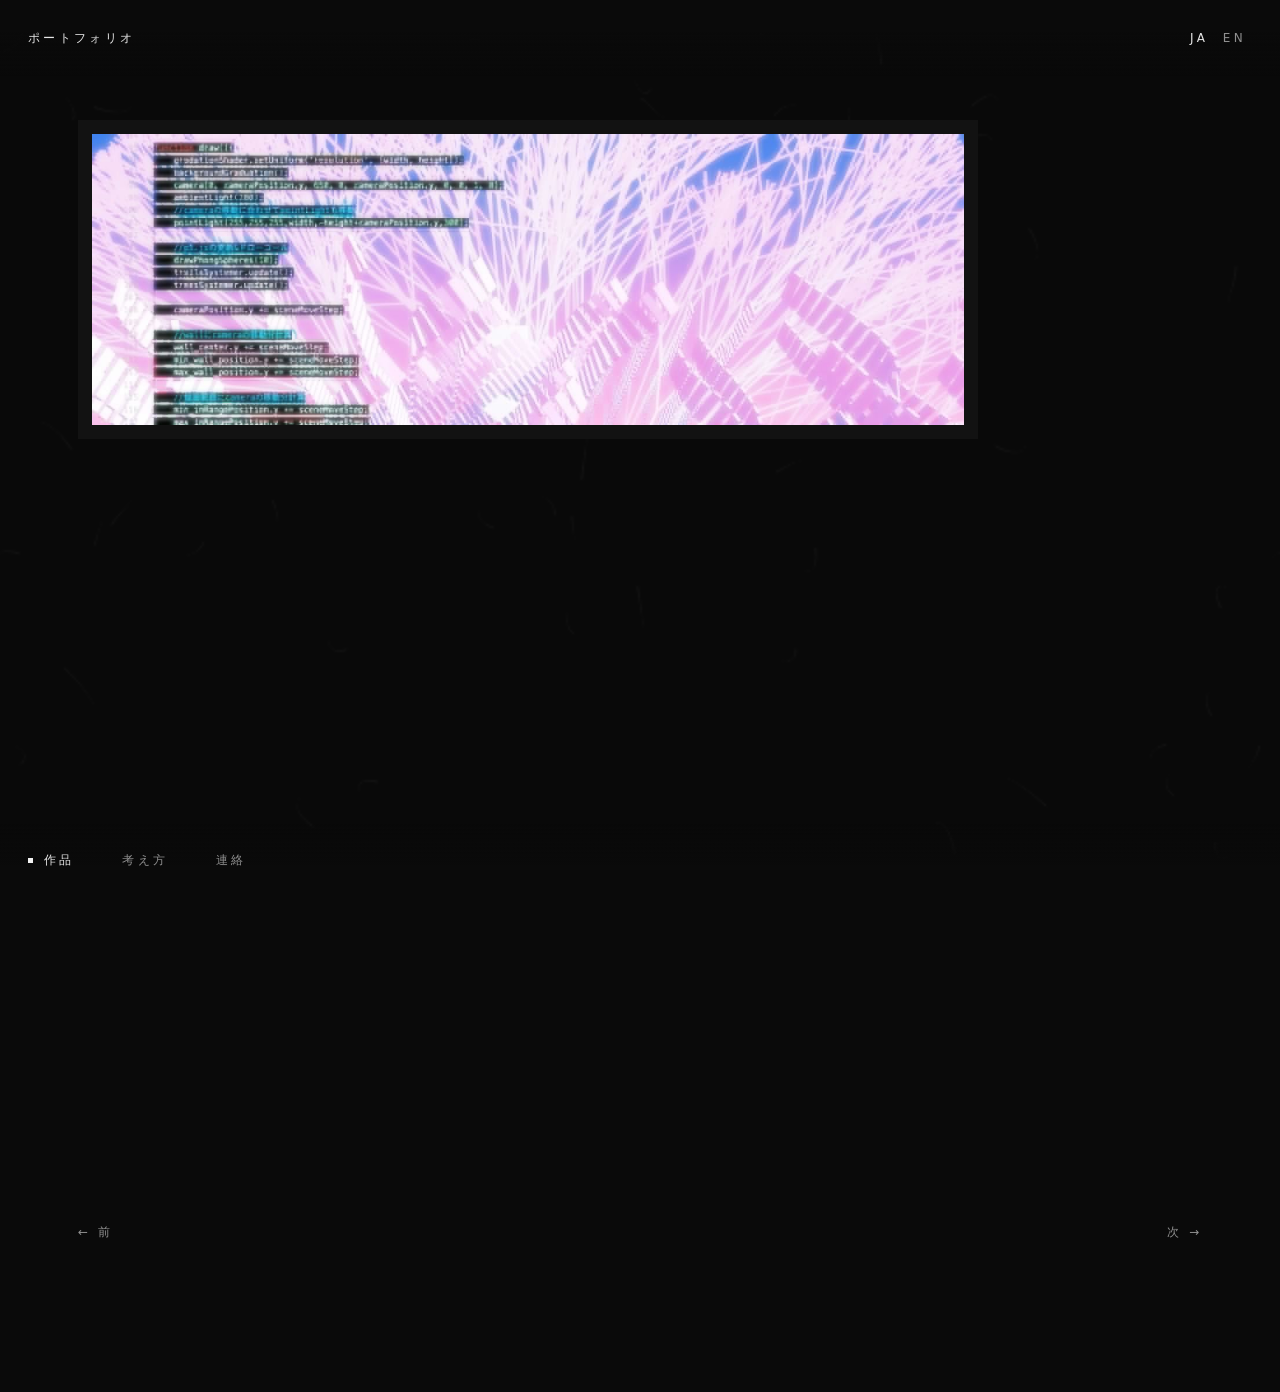
<file: works/tree-of-souls.html>
<!doctype html>
<html lang="ja" data-lang="ja">
<head>
<meta charset="utf-8">
<meta name="viewport" content="width=device-width, initial-scale=1">
<title>Tree of Souls — ポートフォリオ</title>
<meta name="title-ja" content="Tree of Souls — ポートフォリオ">
<meta name="title-en" content="Tree of Souls — Portfolio">
<meta name="robots" content="noindex">
<meta name="color-scheme" content="dark">
<link rel="icon" href="data:image/svg+xml,%3Csvg xmlns='http://www.w3.org/2000/svg' viewBox='0 0 32 32'%3E%3Crect width='32' height='32' fill='%23111'/%3E%3Ccircle cx='16' cy='16' r='4' fill='%23eee'/%3E%3C/svg%3E">
<link rel="stylesheet" href="../assets/site.css">
<script>document.documentElement.classList.add("js")</script>
</head>
<body class="enter">
<canvas id="field" aria-hidden="true"></canvas>
<header class="top">
  <a class="site" href="../index.html"><span class="ja">ポートフォリオ</span><span class="en">Portfolio</span></a>
  <div class="lang" role="group" aria-label="Language">
    <button type="button" data-lang="ja" aria-pressed="true">JA</button>
    <button type="button" data-lang="en" aria-pressed="false">EN</button>
  </div>
</header>
<div class="page">
<main id="main">
  <div class="piece-figs">
    <figure class="main"><img src="../assets/img/generative-1.jpg" width="1500" height="500" alt="淡い桃色の線が束になって伸びる生成の画面と、それを描くコード"></figure>
  </div>
  <div class="piece-text late">
    <h1>Tree of Souls</h1>
    <div>
      <dl>
        <dt><span class="ja">年</span><span class="en">Year</span></dt><dd>2023</dd>
        <dt><span class="ja">かたち</span><span class="en">Form</span></dt><dd><span class="ja">ジェネレーティブアート（JavaScript、p5.js）・Boids（群れの規則）の軌跡</span><span class="en">Generative art (JavaScript, p5.js), trails of Boids (flocking rules) <i class="draft">(draft)</i></span></dd>
        <dt><span class="ja">発表</span><span class="en">Shown at</span></dt><dd><span class="ja">Processing Community Day Tokyo 2023（2023年6月、渋谷）。Boids アルゴリズムによる軌跡を用いたデジタル彫刻の生成</span><span class="en">Processing Community Day Tokyo 2023 (June 2023, Shibuya). Digital sculpture generated from trails of the Boids algorithm. <i class="draft">(draft)</i></span></dd>
        <dt><span class="ja">リンク</span><span class="en">Link</span></dt><dd class="src"><a href="https://www.neort.io/art/ci5jppkn70rnc8e7s3cg" rel="noopener">neort</a></dd>
      </dl>
      <p><span class="ja">成長し続ける一本の木と、その周りを動く「魂」。魂どうしは互いの存在を参照して動く。</span><span class="en">A tree that keeps growing, and "souls" moving around it. Each soul moves in reference to the others. <i class="draft">(draft)</i></span></p>
      <p><span class="ja">群れそのものではなく、通った軌跡を描く。Boids の規則で群れを動かし、各個体の軌跡を蓄積して描く。通過回数の多い場所ほど濃くなり、時間とともに薄れる。</span><span class="en">Drawing the trails a flock leaves, not the flock itself. I run a flock with the Boids rules and accumulate each bird's trail. Places passed more often grow denser, and the trails fade over time. <i class="draft">(draft)</i></span></p>
      <p><span class="ja">形を直接描かず、形が生成される規則をコードで書いている。更新するのは形ではなく、その前段の規則や条件で、線の束は結果として現れる。</span><span class="en">I do not draw the form directly; I write, in code, the rules that generate it. What I update is not the shape but the rules and conditions before it; the bundle of lines appears as a result. <i class="draft">(draft)</i></span></p>
      <p><span class="ja">古典的な Boids の規則は、実際の鳥の振る舞いとは少し異なる。実際の鳥は距離ではなく、近い数羽を参照して動くとされる。この違いを踏まえたうえで、この規則を使っている。</span><span class="en">The classic Boids rules differ somewhat from real birds, which are said to follow a handful of nearest neighbours rather than all birds within a distance. I use the rules with that difference in mind. <i class="draft">(draft)</i></span></p>
    </div>
  </div>
  <div class="pager"><a href="../works/utakata.html"><span class="ja">← 前</span><span class="en">← Prev</span></a><a href="../works/generative-vj.html"><span class="ja">次 →</span><span class="en">Next →</span></a></div>
</main>
</div>
<nav class="nav" aria-label="Site">
  <ol>
    <li><a href="../works/index.html" aria-current="page"><span class="ja">作品</span><span class="en">Works</span></a></li>
    <li><a href="../thinking.html"><span class="ja">考え方</span><span class="en">Thinking</span></a></li>
    <li><a href="../contact.html"><span class="ja">連絡</span><span class="en">Contact</span></a></li>
  </ol>
</nav>
<script src="../assets/field.js" defer></script>
<script src="../assets/site.js" defer></script>
</body>
</html>
</file>
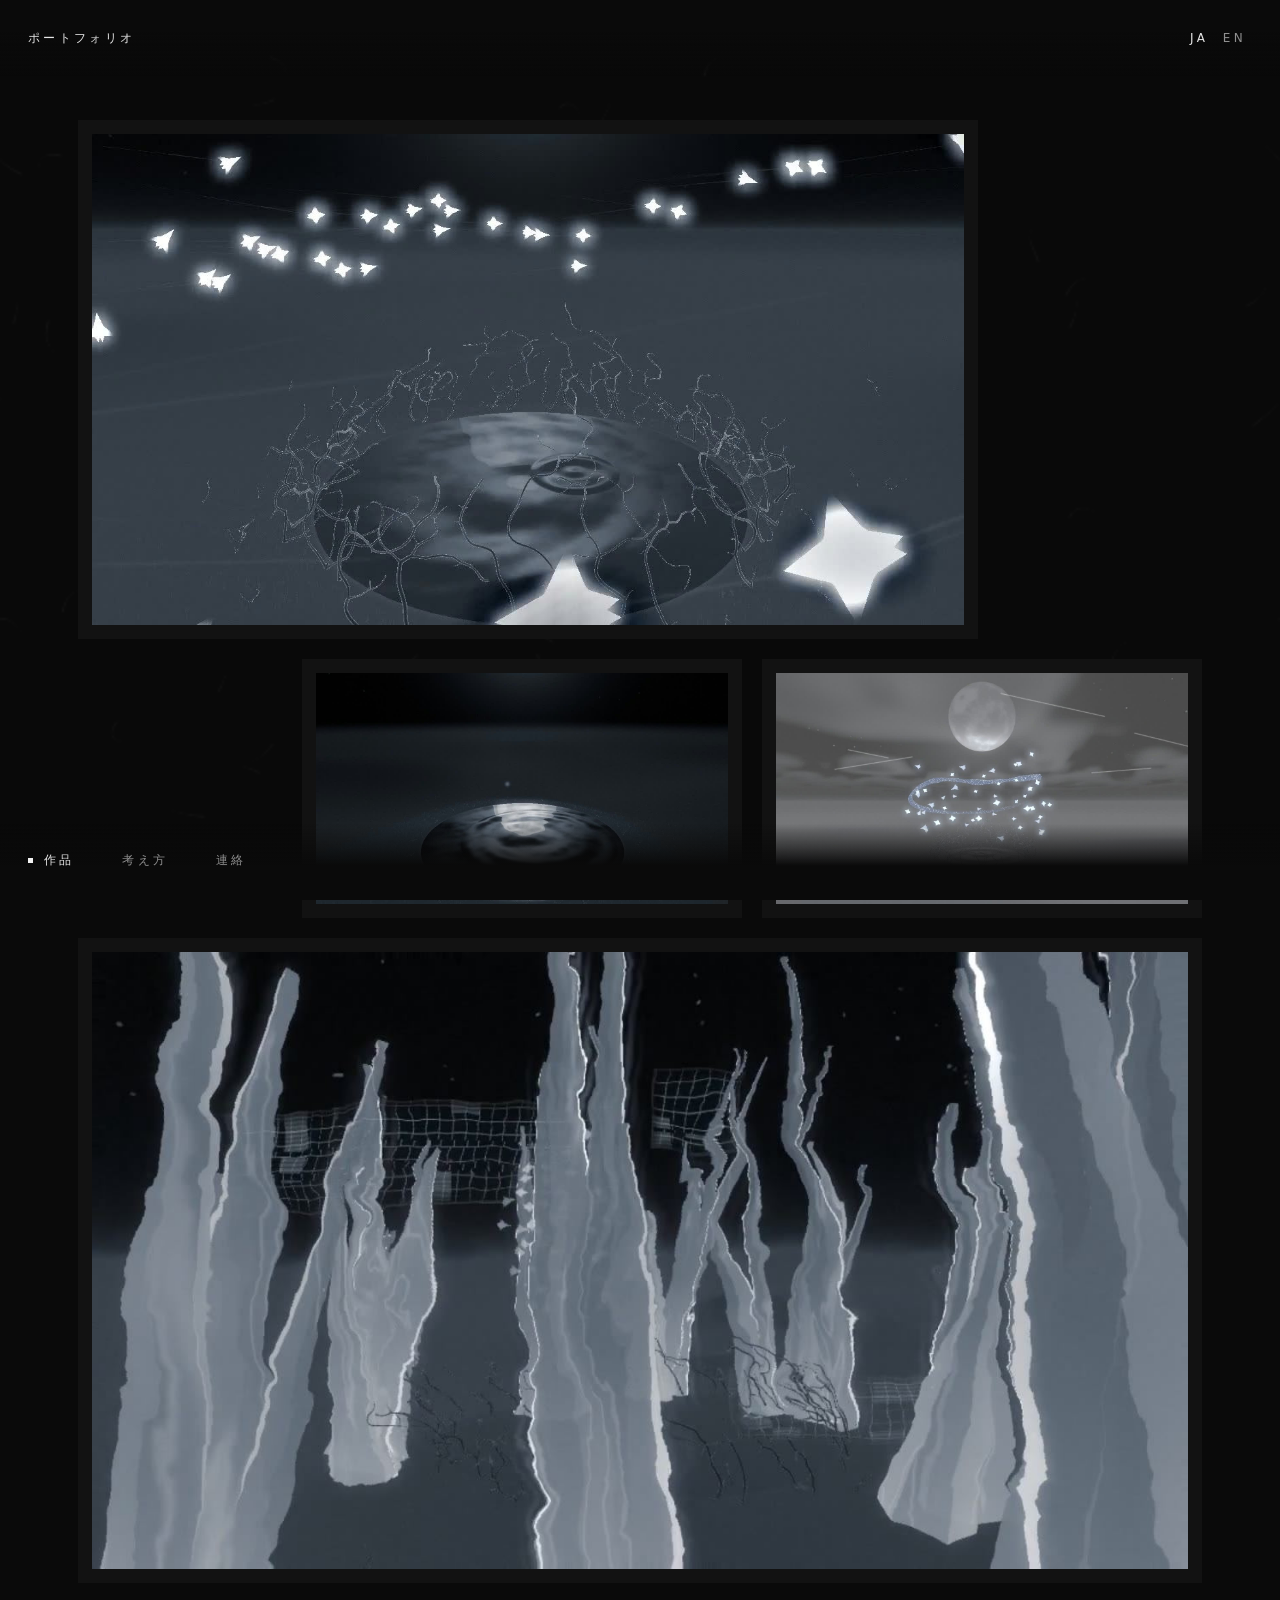
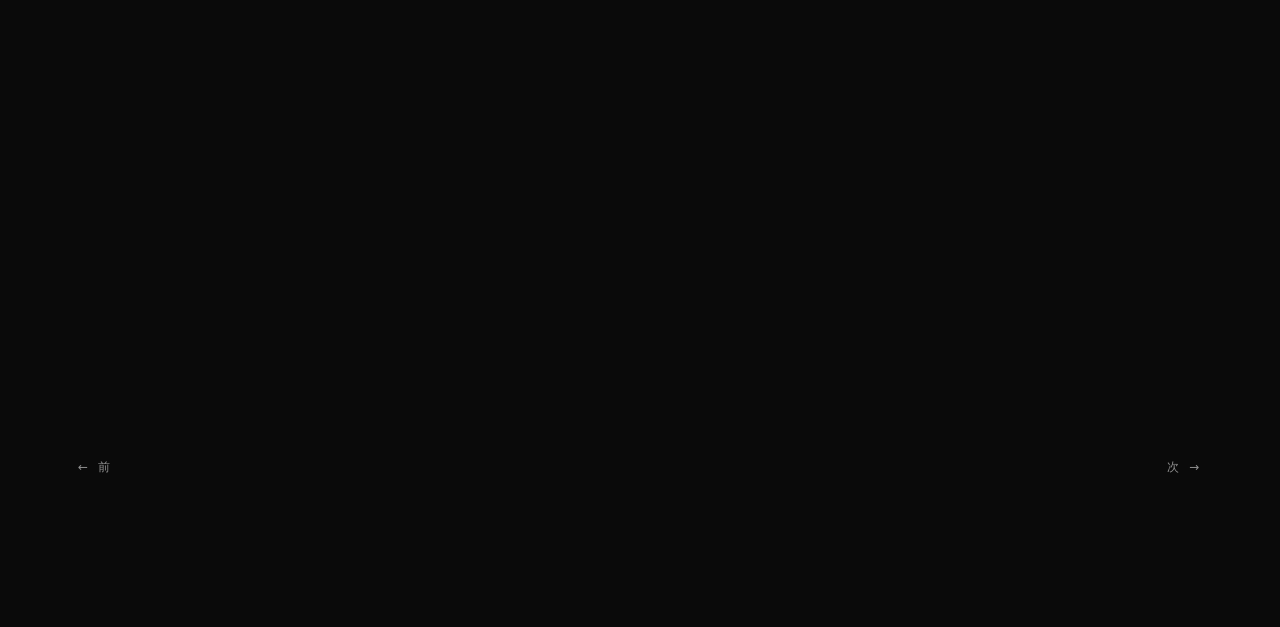
<file: works/utakata.html>
<!doctype html>
<html lang="ja" data-lang="ja">
<head>
<meta charset="utf-8">
<meta name="viewport" content="width=device-width, initial-scale=1">
<title>うたかた — ポートフォリオ</title>
<meta name="title-ja" content="うたかた — ポートフォリオ">
<meta name="title-en" content="Utakata — Portfolio">
<meta name="robots" content="noindex">
<meta name="color-scheme" content="dark">
<link rel="icon" href="data:image/svg+xml,%3Csvg xmlns='http://www.w3.org/2000/svg' viewBox='0 0 32 32'%3E%3Crect width='32' height='32' fill='%23111'/%3E%3Ccircle cx='16' cy='16' r='4' fill='%23eee'/%3E%3C/svg%3E">
<link rel="stylesheet" href="../assets/site.css">
<script>document.documentElement.classList.add("js")</script>
</head>
<body class="enter">
<canvas id="field" aria-hidden="true"></canvas>
<header class="top">
  <a class="site" href="../index.html"><span class="ja">ポートフォリオ</span><span class="en">Portfolio</span></a>
  <div class="lang" role="group" aria-label="Language">
    <button type="button" data-lang="ja" aria-pressed="true">JA</button>
    <button type="button" data-lang="en" aria-pressed="false">EN</button>
  </div>
</header>
<div class="page">
<main id="main">
  <div class="piece-figs">
    <figure class="main"><img src="../assets/img/tsukinokame-s4-birds.jpg" width="1280" height="720" alt="水面の上に、白い鳥の群れが光りながら飛んでいる。水面の縁には細い枝のような線が立つ"></figure>
    <div class="pair">
      <figure><img src="../assets/img/tsukinokame-s1-water.jpg" width="1280" height="720" alt="暗い水面に落ちた一滴と、広がる波紋" loading="lazy"></figure>
      <figure><img src="../assets/img/tsukinokame-s7-moon.jpg" width="1280" height="720" alt="灰色の夜空に満月。その下に小さな鳥の群れが輪になって舞う" loading="lazy"></figure>
    </div>
    <figure><img src="../assets/img/tsukinokame-2.jpg" width="1280" height="720" alt="灰色の空間に、薄い結晶の板が何本も伸びている" loading="lazy"></figure>
  </div>
  <div class="piece-text late">
    <h1><span class="ja">うたかた</span><span class="en">Utakata</span></h1>
    <div>
      <dl>
        <dt><span class="ja">年</span><span class="en">Year</span></dt><dd>2026</dd>
        <dt><span class="ja">かたち</span><span class="en">Form</span></dt><dd><span class="ja">Web インタラクション／VJ／映像（制作中）</span><span class="en">Web interaction / VJ / moving image (in progress) <i class="draft">(draft)</i></span></dd>
      </dl>
      <p class="lede"><span class="ja">届かないまま、伸びて、壊れる</span><span class="en">Reaching without arriving, it stretches, and breaks <i class="draft">(draft)</i></span></p>
      <p><span class="ja">水面に落ちる一滴から始まり、鳥の群れが現れる。各個体は近くの数羽を参照して動き、その規則から形が生じては変化する。</span><span class="en">It starts with a drop falling on water, and a flock of birds appears. Each bird follows a few nearby birds, and forms arise and change from that rule. <i class="draft">(draft)</i></span></p>
      <p><span class="ja">場面は水、群れ、月、結晶の順に移る。画面に残るのは、動きの軌跡。</span><span class="en">The scenes move through water, flock, moon and crystal. What remains on screen is the trace of movement. <i class="draft">(draft)</i></span></p>
    </div>
  </div>
  <div class="pager"><a href="../works/morphcubes.html"><span class="ja">← 前</span><span class="en">← Prev</span></a><a href="../works/tree-of-souls.html"><span class="ja">次 →</span><span class="en">Next →</span></a></div>
</main>
</div>
<nav class="nav" aria-label="Site">
  <ol>
    <li><a href="../works/index.html" aria-current="page"><span class="ja">作品</span><span class="en">Works</span></a></li>
    <li><a href="../thinking.html"><span class="ja">考え方</span><span class="en">Thinking</span></a></li>
    <li><a href="../contact.html"><span class="ja">連絡</span><span class="en">Contact</span></a></li>
  </ol>
</nav>
<script src="../assets/field.js" defer></script>
<script src="../assets/site.js" defer></script>
</body>
</html>
</file>
<file: assets/site.css>
/* ポートフォリオ（仮） — 素の CSS。色は作品の写真にだけ置き、画面の部品は無彩色にする。 */
:root {
  --bg: #0a0a0a;
  --fg: #e6e6e6;       /* 本文・選んでいる項目 */
  --dim: #8f8f8f;      /* 選んでいない項目（#0a0a0a の上で 6:1 前後、AA） */
  --line: #2a2a2a;
  --frame: #121212;
  --hard: #f2f2f2;     /* 一点だけ差す硬さ（現在地の四角） */
  --sans: "Hiragino Sans", "Hiragino Kaku Gothic ProN", "Noto Sans JP", "Yu Gothic", system-ui, sans-serif;
  --serif: "Hiragino Mincho ProN", "Yu Mincho", "Noto Serif JP", serif;
  --fade: 420ms;
}
* { box-sizing: border-box; }
html { background: var(--bg); color: var(--fg); -webkit-text-size-adjust: 100%; }
body {
  margin: 0; min-height: 100vh; background: var(--bg);
  font-family: var(--sans); font-weight: 300;
  font-size: 13px; line-height: 2; letter-spacing: .12em;
  opacity: 1; transition: opacity var(--fade) ease;
}
/* 暗転の遷移：読み込み時は黒から、離れるときは黒へ */
html.js body.enter { opacity: 0; }
html.js body.leaving { opacity: 0; }

a { color: inherit; text-decoration: none; }
a:hover { color: var(--fg); }
:focus { outline: none; }
:focus-visible { outline: 1px solid var(--fg); outline-offset: 4px; }
img, video { display: block; max-width: 100%; height: auto; }
.visually-hidden { position: absolute; width: 1px; height: 1px; overflow: hidden; clip: rect(0 0 0 0); white-space: nowrap; }

/* 言語切り替え：ja/en を両方持ち、片方を隠す */
html[data-lang="ja"] .en, html[data-lang="en"] .ja { display: none !important; }

/* 背景：群れの履歴（assets/field.js）。見えないくらいに置く */
#field {
  position: fixed; inset: 0; width: 100vw; height: 100vh;
  z-index: 0; pointer-events: none; opacity: .6;
}
.page { position: relative; z-index: 1; }

/* 上の端：題と言語 */
.top {
  position: fixed; top: 0; left: 0; right: 0; z-index: 3;
  display: flex; justify-content: space-between; align-items: baseline;
  padding: 22px 28px; font-size: 12px; letter-spacing: .28em; color: var(--dim);
  background: linear-gradient(var(--bg) 40%, transparent);
}
.top a.site { color: var(--fg); }
.lang { display: flex; gap: .2em; }
.lang button {
  font: inherit; letter-spacing: inherit; color: var(--dim);
  background: none; border: 0; padding: 4px 6px; cursor: pointer; min-height: 32px;
}
.lang button[aria-pressed="true"] { color: var(--fg); }

/* 下の端：移動。選んでいない項目は灰色に沈み、現在地にだけ硬い四角を一点置く */
.nav {
  position: fixed; left: 0; right: 0; bottom: 0; z-index: 3;
  padding: 18px 28px 22px; font-size: 12px; letter-spacing: .3em;
  background: linear-gradient(transparent, var(--bg) 55%);
}
.nav ol { list-style: none; margin: 0; padding: 0; display: flex; gap: 2.6em; }
.nav a { color: var(--dim); display: inline-flex; align-items: center; gap: .9em; padding: 6px 0; transition: color .3s; }
.nav a::before { content: ""; width: 5px; height: 5px; background: transparent; }
.nav a[aria-current="page"] { color: var(--fg); }
.nav a[aria-current="page"]::before { background: var(--hard); }
.nav a:hover { color: var(--fg); }
.nav .order { font-size: 12px; color: var(--dim); margin-right: .4em; letter-spacing: .1em; }

main { padding: 120px 28px 140px; max-width: 1180px; margin: 0 auto; }

/* 見出し：大きくしない。縦に置き、細い線で区切る */
.head {
  display: flex; gap: 40px; align-items: flex-start; margin-bottom: 64px;
}
.head h1 {
  margin: 0; font-family: var(--serif); font-weight: 300; font-size: 22px;
  letter-spacing: .5em; writing-mode: vertical-rl; line-height: 1.4;
}
.head p { margin: 0; max-width: 34em; color: var(--dim); padding-top: 4px; }

/* 穴：しまが埋める欄 */
.ask {
  display: inline-block; border: 1px dashed #555; color: #b5b5b5;
  padding: 2px 10px; font-size: 12px; letter-spacing: .08em; line-height: 1.8;
}
.ask-box {
  display: flex; align-items: center; justify-content: center; text-align: center;
  border: 1px dashed #555; color: #b5b5b5; font-size: 12px; letter-spacing: .08em;
  aspect-ratio: 16 / 10; padding: 16px; background: var(--frame);
}

/* ─── 入口 ─── */
.entry { min-height: 100vh; display: grid; place-items: center; padding: 100px 28px 120px; }
.entry-inner { width: min(980px, 100%); }
.glimpses { display: grid; grid-template-columns: 1.4fr 1fr 1fr; gap: 14px; align-items: end; }
.glimpses a { display: block; background: var(--frame); padding: 10px; }
.glimpses img { width: 100%; aspect-ratio: 4 / 3; object-fit: cover; filter: brightness(.82); transition: filter .6s; }
.glimpses a:hover img, .glimpses a:focus-visible img { filter: brightness(1); }
.glimpses a:nth-child(2) { margin-bottom: 42px; }
.words { margin-top: 56px; display: grid; grid-template-columns: 1.4fr 2fr; gap: 14px; }
.words p { margin: 0; }
.words .line { font-family: var(--serif); font-size: 18px; letter-spacing: .32em; line-height: 1.9; }
.words .sub { color: var(--dim); max-width: 30em; }

/* 反応が先・言葉は後：入口では絵が先に出て、言葉は触れたあと（か数秒後）に出る */
html.js .late { opacity: 0; transform: translateY(6px); transition: opacity 1.4s ease, transform 1.4s ease; }
html.js .early { opacity: 0; transition: opacity 1.6s ease; }
html.js body.seen .early, html.js body.spoken .late { opacity: 1; transform: none; }

/* ─── 作品一覧：絵だけを並べ、名前は近づいたときに出る ─── */
.works { display: grid; grid-template-columns: repeat(12, 1fr); gap: 56px 20px; }
.work { grid-column: span 4; }
.work:nth-child(3n+1) { grid-column: 1 / span 5; }
.work:nth-child(3n+2) { grid-column: 7 / span 4; margin-top: 90px; }
.work:nth-child(3n) { grid-column: 3 / span 4; }
.work a { display: block; }
.work .frame { background: var(--frame); padding: 12px; }
.work img { width: 100%; aspect-ratio: 16 / 10; object-fit: cover; filter: brightness(.85); transition: filter .5s; }
.work a:hover img, .work a:focus-visible img { filter: brightness(1); }
.work .cap { display: flex; justify-content: space-between; gap: 1em; margin-top: 12px; font-size: 12px; letter-spacing: .2em; color: var(--dim); }
.work .cap .t { color: var(--fg); }
@media (hover: hover) {
  .work .cap { opacity: 0; transition: opacity .5s; }
  .work a:hover .cap, .work a:focus-visible .cap { opacity: 1; }
}

/* ─── 各作品：絵が先、言葉は下に ─── */
.piece-figs { display: grid; gap: 20px; margin-bottom: 80px; }
.piece-figs figure { margin: 0; background: var(--frame); padding: 14px; }
.piece-figs figure.main { width: min(900px, 100%); }
.piece-figs .pair { display: grid; grid-template-columns: 1fr 1fr; gap: 20px; align-items: start; width: min(900px, 100%); margin-left: auto; }
.piece-figs figcaption { font-size: 12px; color: var(--dim); margin-top: 10px; letter-spacing: .1em; }
.piece-text { display: grid; grid-template-columns: 200px minmax(0, 36em); gap: 40px; border-top: 1px solid var(--line); padding-top: 40px; }
.piece-text h1 { margin: 0; font-family: var(--serif); font-weight: 300; font-size: 22px; letter-spacing: .3em; line-height: 1.6; }
.piece-text dl { margin: 0 0 28px; display: grid; grid-template-columns: 6em 1fr; gap: 6px 12px; font-size: 12px; }
.piece-text dt { color: var(--dim); }
.piece-text dd { margin: 0; }
.piece-text p { margin: 0 0 1.2em; }
.pager { display: flex; justify-content: space-between; margin-top: 90px; font-size: 12px; letter-spacing: .25em; color: var(--dim); }
.pager a { padding: 8px 0; }
.pager a:hover { color: var(--fg); }

/* ─── 考え方：短い一行と、小さな添え書き ─── */
.walk { width: min(560px, 100%); background: var(--frame); padding: 12px; margin: 0 0 90px auto; }
.walk figcaption { font-size: 12px; margin-top: 10px; }
.notes { list-style: none; margin: 0; padding: 0; counter-reset: n; }
.notes li { display: grid; grid-template-columns: 3em minmax(0, 20em) minmax(0, 28em); gap: 24px; padding: 34px 0; border-top: 1px solid var(--line); counter-increment: n; }
.notes li::before { content: counter(n, decimal-leading-zero); font-size: 12px; color: var(--dim); padding-top: .5em; }
.notes .line { font-family: var(--serif); font-size: 19px; letter-spacing: .28em; line-height: 1.8; margin: 0; }
.notes .sub { margin: 0; color: #b0b0b0; }
.blank { margin-top: 100px; border-top: 1px solid var(--line); padding-top: 34px; }
.blank h2, .contact h2 { font-weight: 300; font-size: 12px; letter-spacing: .3em; color: var(--dim); margin: 0 0 14px; }

/* ─── 連絡 ─── */
.contact { display: grid; gap: 44px; max-width: 40em; }
.contact section { border-top: 1px solid var(--line); padding-top: 24px; }
.contact p { margin: 0 0 .8em; }

/* ─── スマホ幅 ─── */
@media (max-width: 720px) {
  .top { padding: 16px 16px; }
  .nav { padding: 14px 16px 18px; }
  .nav ol { gap: 1.6em; }
  main { padding: 92px 16px 120px; }
  .entry { padding: 88px 16px 110px; }
  .glimpses { grid-template-columns: 1fr 1fr; }
  .glimpses a:first-child { grid-column: 1 / -1; }
  .glimpses a:nth-child(2) { margin-bottom: 0; }
  .words { grid-template-columns: 1fr; margin-top: 36px; }
  .words .line { font-size: 16px; }
  .head { gap: 20px; margin-bottom: 40px; }
  .head h1 { font-size: 19px; }
  .works { grid-template-columns: 1fr; gap: 44px; }
  .work, .work:nth-child(n) { grid-column: 1 / -1; margin-top: 0; }
  .piece-figs .pair { grid-template-columns: 1fr; }
  .piece-text { grid-template-columns: 1fr; gap: 20px; }
  .notes li { grid-template-columns: 2.4em 1fr; gap: 8px 12px; }
  .notes .sub { grid-column: 2; }
  .notes .line { font-size: 17px; }
  .walk { margin-bottom: 56px; }
}

@media (prefers-reduced-motion: reduce) {
  *, *::before, *::after { transition: none !important; animation: none !important; }
  html.js body.enter, html.js body.leaving { opacity: 1; }
  html.js .late, html.js .early { opacity: 1; transform: none; }
}

/* 下書きの印と、惹かれてきたものの欄 */
i.draft { font-style: normal; font-size: 12px; color: var(--dim); letter-spacing: .08em; }
.refs { margin-top: 100px; border-top: 1px solid var(--line); padding-top: 34px; max-width: 40em; }
.refs h2 { font-weight: 300; font-size: 12px; letter-spacing: .3em; color: var(--dim); margin: 0 0 14px; }
.bio, .refs ul { list-style: none; margin: 0 0 1.2em; padding: 0; }
.bio li, .refs li { margin: 0 0 .8em; color: #b0b0b0; }

.lede { font-family: var(--serif); font-weight: 300; font-size: 20px; letter-spacing: .12em; line-height: 1.9; margin: 0 0 28px; }
.src a { color: inherit; text-decoration: underline; text-underline-offset: 3px; }
.src { font-size: 12px; color: var(--dim); }

/* 経歴・作品一覧の補足行 */
.blank h3 { font-weight: 300; font-size: 12px; letter-spacing: .2em; color: var(--dim); margin: 28px 0 10px; }
.bio-name { margin: 0 0 8px; font-family: var(--serif); letter-spacing: .3em; }
.bio .d { display: inline-block; min-width: 6.5em; color: var(--dim); font-size: 12px; }
.blank { max-width: 46em; }
.more { list-style: none; margin: 72px 0 0; padding: 0; max-width: 40em; }
.more li { margin: 0 0 .8em; color: #b0b0b0; }
.more .t { color: var(--fg); margin-right: 1.2em; letter-spacing: .12em; }

/* ─── 網点：一覧の絵は、ふだんは白黒の網点（粒）。「注意が向いた 1 枚」だけが像になる ───
   注意の先＝触れている／フォーカスしている絵。なければ、画面の中心にいちばん近い絵（site.js が .near を付ける）。
   明るさ→粒の大きさ。絵を暗い格子と掛け合わせ、コントラストで 2 値化する（画像は増やさない）。site.js が .ht を足す */
.ht-host { position: relative; }
.ht { position: absolute; inset: var(--ht-inset, 0); isolation: isolate; overflow: hidden; background: #0b0b0b; pointer-events: none; opacity: var(--ht-rest, .8); transition: opacity .9s ease; }
.ht-in { position: absolute; inset: 0; mix-blend-mode: screen; filter: contrast(var(--ht-c, 5)); }
.ht-in i { position: absolute; inset: 0; background: var(--ht-img) center / cover; filter: grayscale(1) brightness(var(--ht-b, 1.9)) contrast(var(--ht-pc, 1)) blur(.7px); transform: scale(1.04); }
.ht-in b { position: absolute; inset: 0; mix-blend-mode: multiply; transform: rotate(45deg) scale(1.8);
  background: radial-gradient(circle at 50% 50%, #fff 0, #fff 20%, #000 75%) 0 0 / var(--ht-p, 3.5px) var(--ht-p, 3.5px); }
.ht-host.near > .ht { opacity: 0; }
@media (prefers-reduced-motion: reduce) { .ht { display: none; } }
</file>
